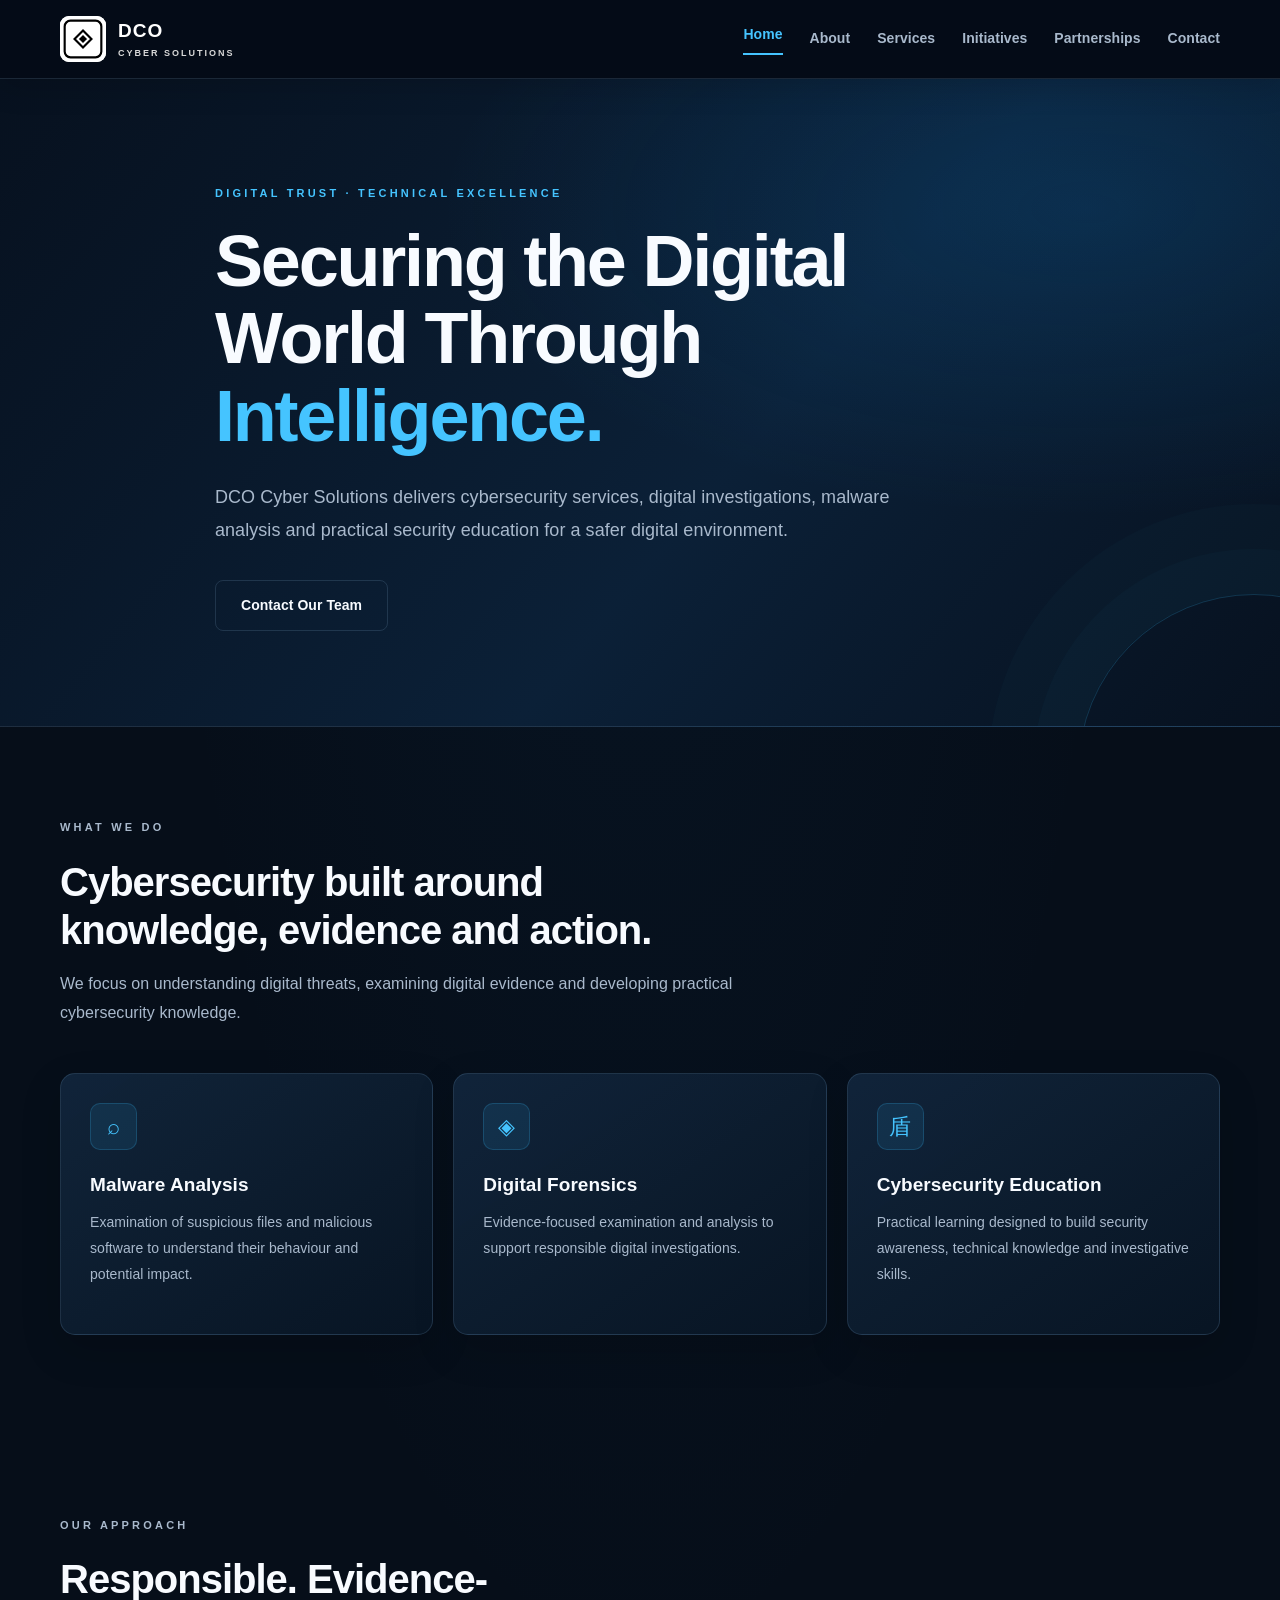
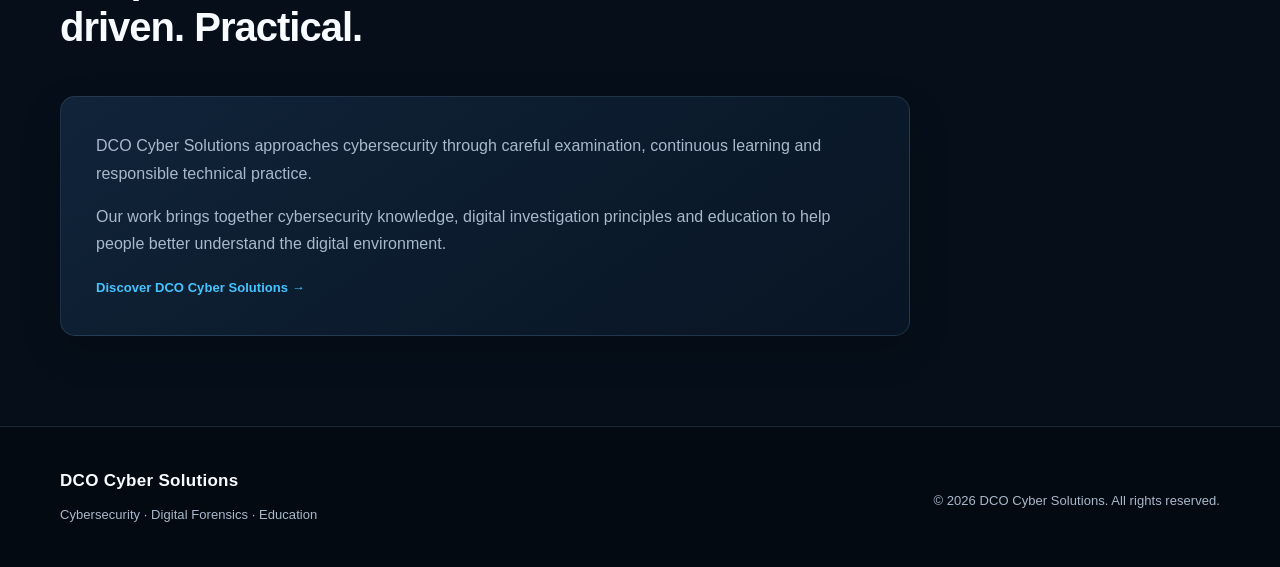
<file: index.html>
<!DOCTYPE html>
<html lang="en">
<head>
    <meta charset="UTF-8">
    <meta name="viewport" content="width=device-width, initial-scale=1.0">
    <meta name="theme-color" content="#07111f">
    <meta name="description" content="DCO Cyber Solutions provides cybersecurity services, digital forensics, malware analysis, security investigations and professional cybersecurity education.">
    <title>DCO Cyber Solutions | Cybersecurity & Digital Investigations</title>
    <link rel="stylesheet" href="static/style.css">
</head>
<body>

<header class="header">
    <div class="container nav">
        <a href="index.html" class="brand-logo">
            <img src="static/media/dco-logo.svg" alt="DCO Cyber Solutions logo" class="brand-symbol-image">
            <span class="brand-name">DCO<small>CYBER SOLUTIONS</small></span>
        </a>
        <button class="nav-toggle" type="button" aria-label="Open navigation menu" aria-expanded="false" aria-controls="primary-navigation"><span></span><span></span><span></span></button>
<nav class="site-nav" id="primary-navigation" aria-label="Main navigation">
            <a href="index.html" class="active" aria-current="page">Home</a>
            <a href="about.html">About</a>
            <a href="services.html">Services</a>
            <a href="initiatives.html">Initiatives</a>
            <a href="partnerships.html">Partnerships</a>
            <a href="contact.html">Contact</a>
        </nav>
    </div>
</header>

<main>
    <section class="hero">
        <div class="container hero-content">
            <p class="eyebrow">DIGITAL TRUST · TECHNICAL EXCELLENCE</p>
            <h1>Securing the Digital World Through <span>Intelligence.</span></h1>
            <p class="hero-description">
                DCO Cyber Solutions delivers cybersecurity services,
                digital investigations, malware analysis and practical
                security education for a safer digital environment.
            </p>
            <div class="hero-buttons">
                
                <a href="contact.html" class="btn btn-outline">Contact Our Team</a>
            </div>
        </div>
    </section>

    <section class="section">
        <div class="container">
            <div class="section-heading">
                <p class="eyebrow">WHAT WE DO</p>
                <h2>Cybersecurity built around knowledge, evidence and action.</h2>
                <p>
                    We focus on understanding digital threats, examining
                    digital evidence and developing practical cybersecurity
                    knowledge.
                </p>
            </div>

            <div class="services-grid">
                <article class="service-card">
                    <div class="card-icon">⌕</div>
                    <h3>Malware Analysis</h3>
                    <p>Examination of suspicious files and malicious software to understand their behaviour and potential impact.</p>
                    
                </article>

                <article class="service-card">
                    <div class="card-icon">◈</div>
                    <h3>Digital Forensics</h3>
                    <p>Evidence-focused examination and analysis to support responsible digital investigations.</p>
                    
                </article>

                <article class="service-card">
                    <div class="card-icon">盾</div>
                    <h3>Cybersecurity Education</h3>
                    <p>Practical learning designed to build security awareness, technical knowledge and investigative skills.</p>
                    
                </article>
            </div>
        </div>
    </section>

    

    <section class="section">
        <div class="container">
            <div class="section-heading">
                <p class="eyebrow">OUR APPROACH</p>
                <h2>Responsible. Evidence-driven. Practical.</h2>
            </div>
            <div class="content-panel">
                <p>
                    DCO Cyber Solutions approaches cybersecurity through
                    careful examination, continuous learning and responsible
                    technical practice.
                </p>
                <p>
                    Our work brings together cybersecurity knowledge,
                    digital investigation principles and education to help
                    people better understand the digital environment.
                </p>
                <a class="text-link" href="about.html">Discover DCO Cyber Solutions →</a>
            </div>
        </div>
    </section>

    
    <!-- LEADERSHIP SECTION -->
    

    
    <!-- OUR WORK AND INITIATIVES -->
    

    <!-- IMPACT AND ACTIVITIES -->
    


    

    
</main>

<footer class="footer">
    <div class="container footer-content">
        <div>
            <strong>DCO Cyber Solutions</strong>
            <p>Cybersecurity · Digital Forensics · Education</p>
        </div>
        <p>© 2026 DCO Cyber Solutions. All rights reserved.</p>
    </div>
</footer>

    <script src="static/navigation.js" defer></script>
</body>
</html>
</file>
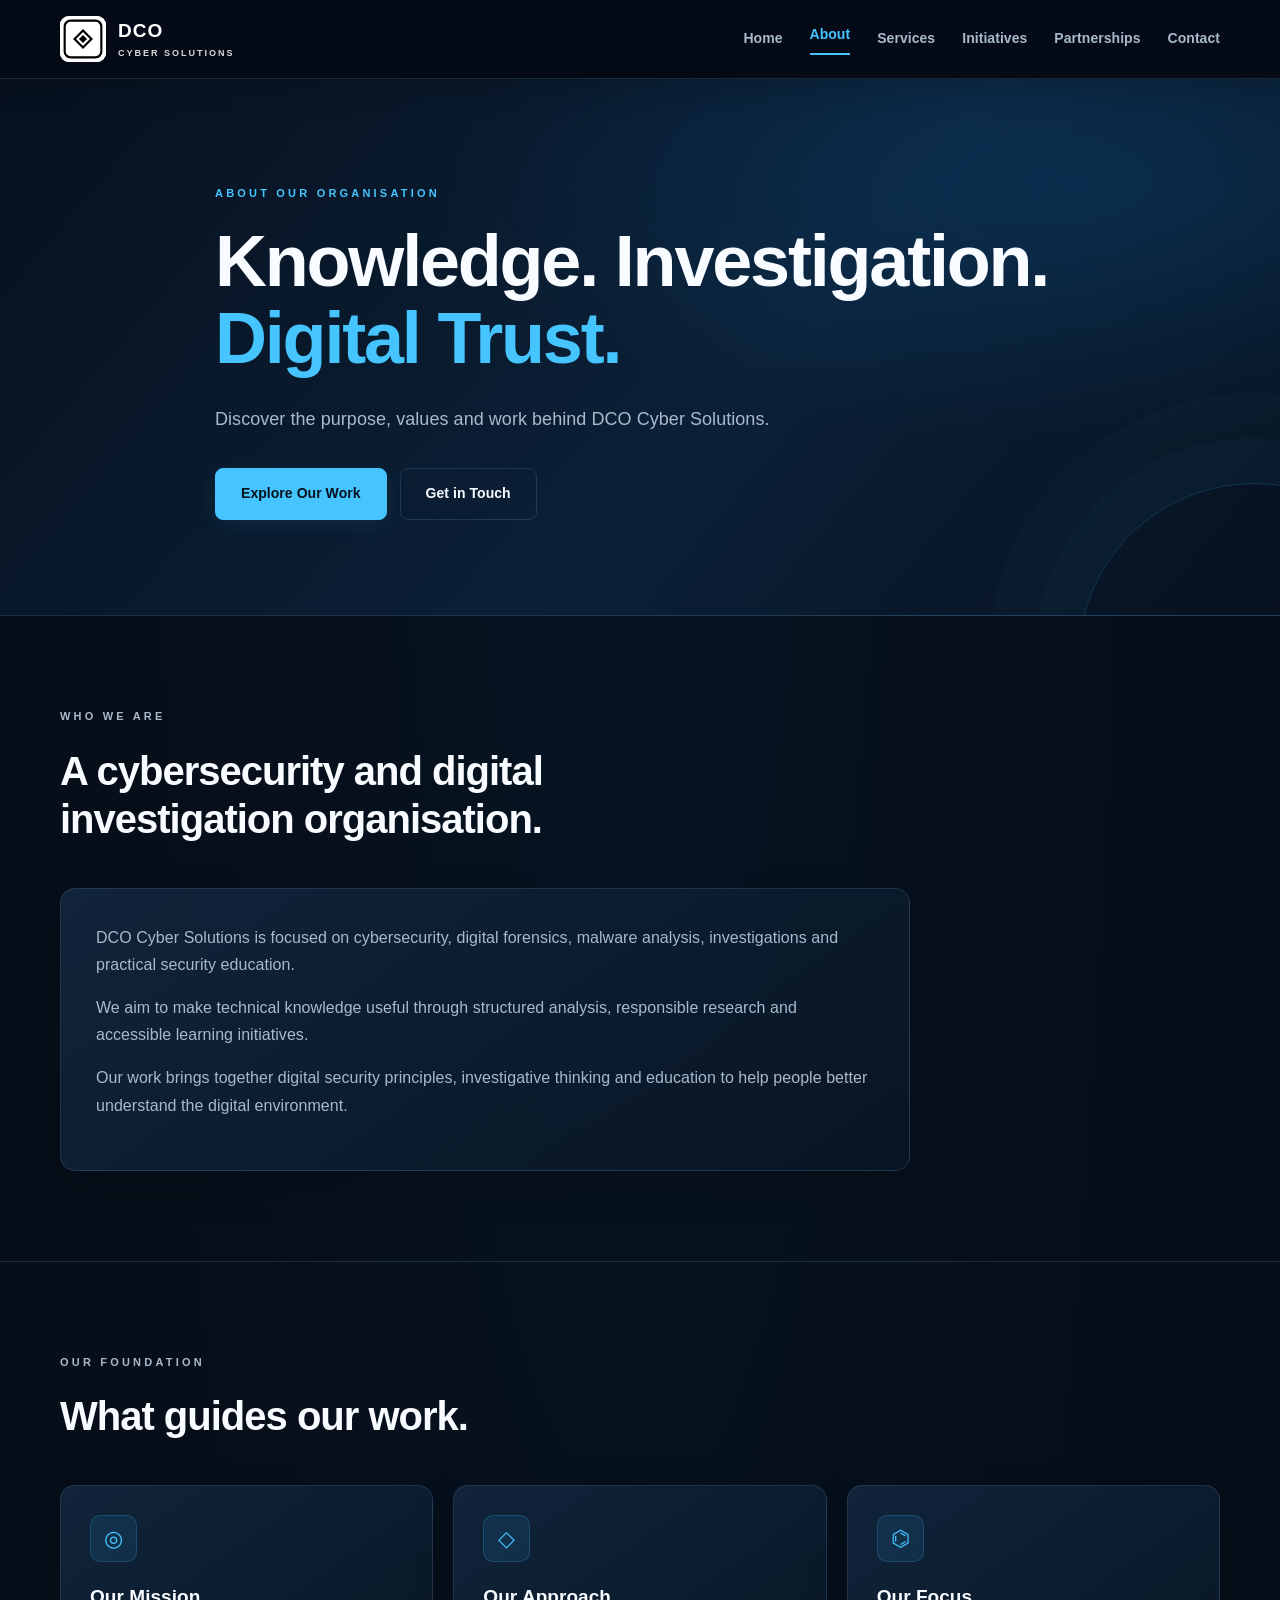
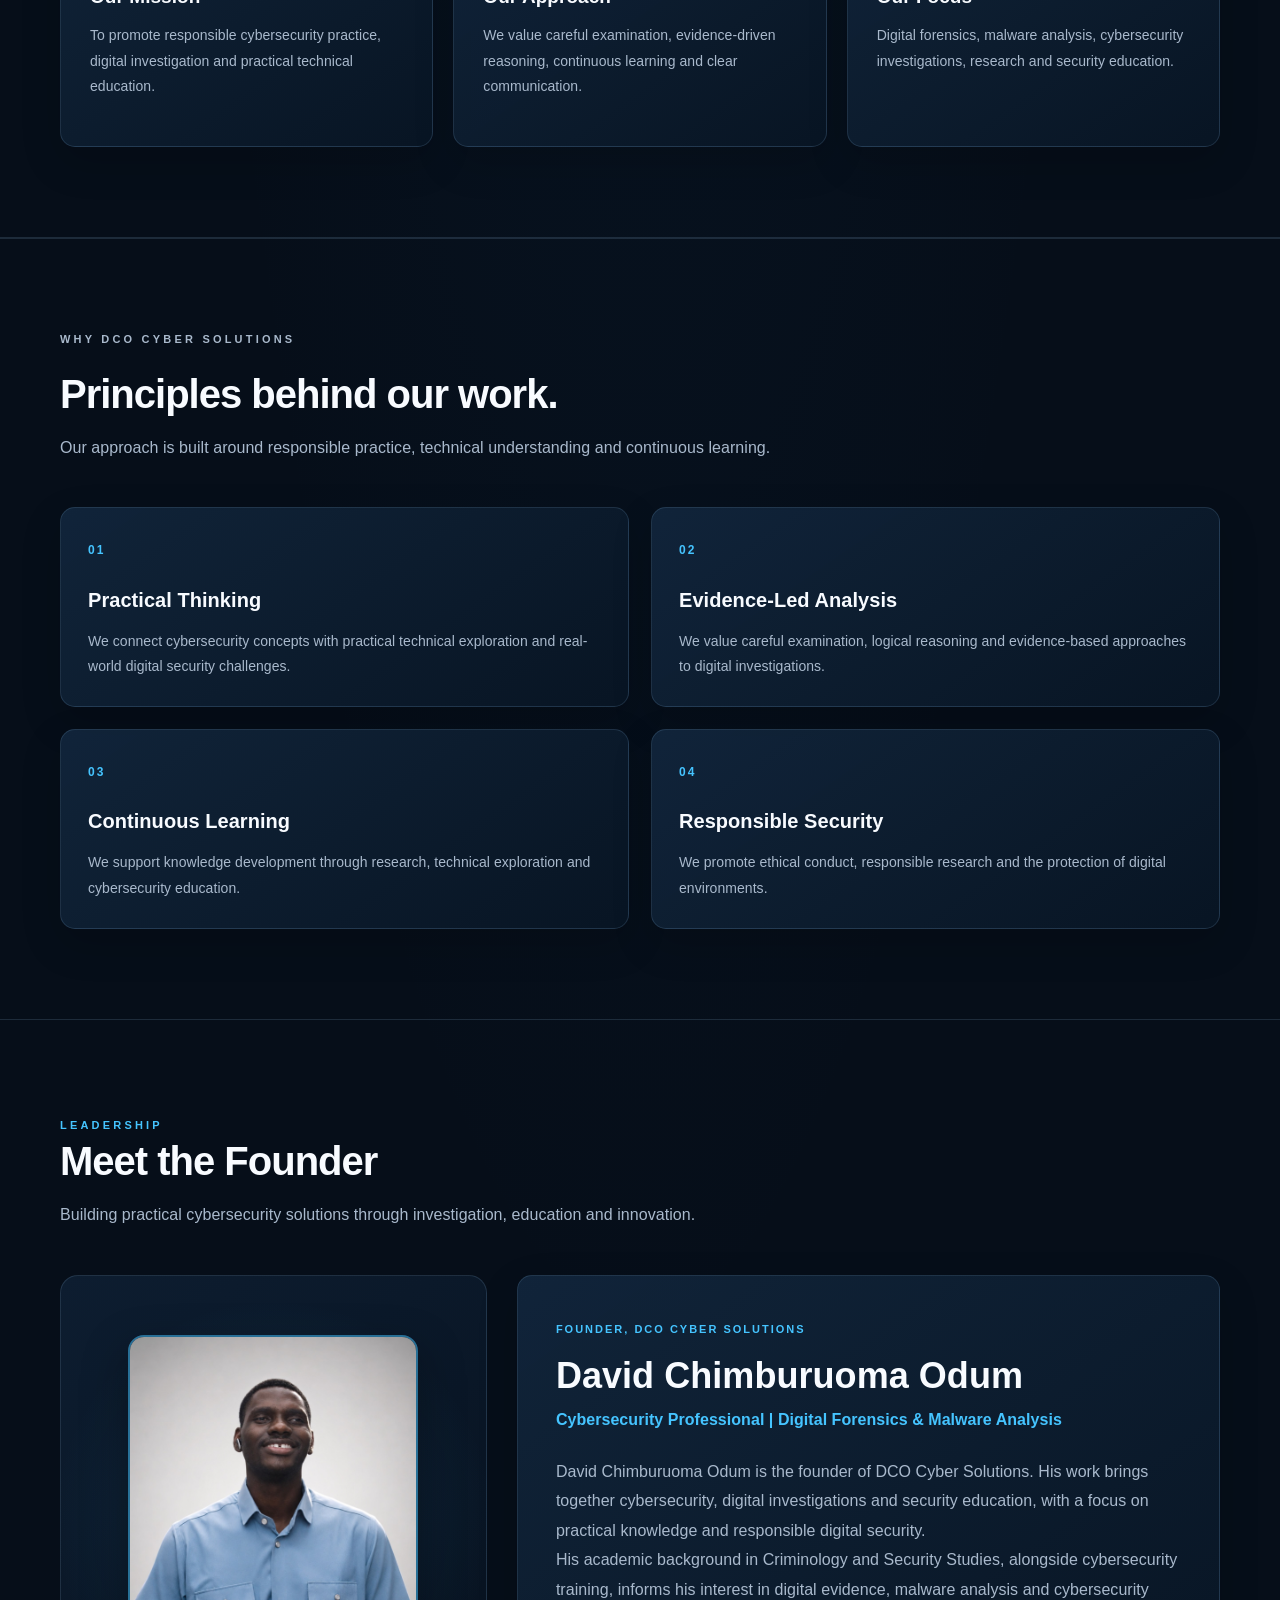
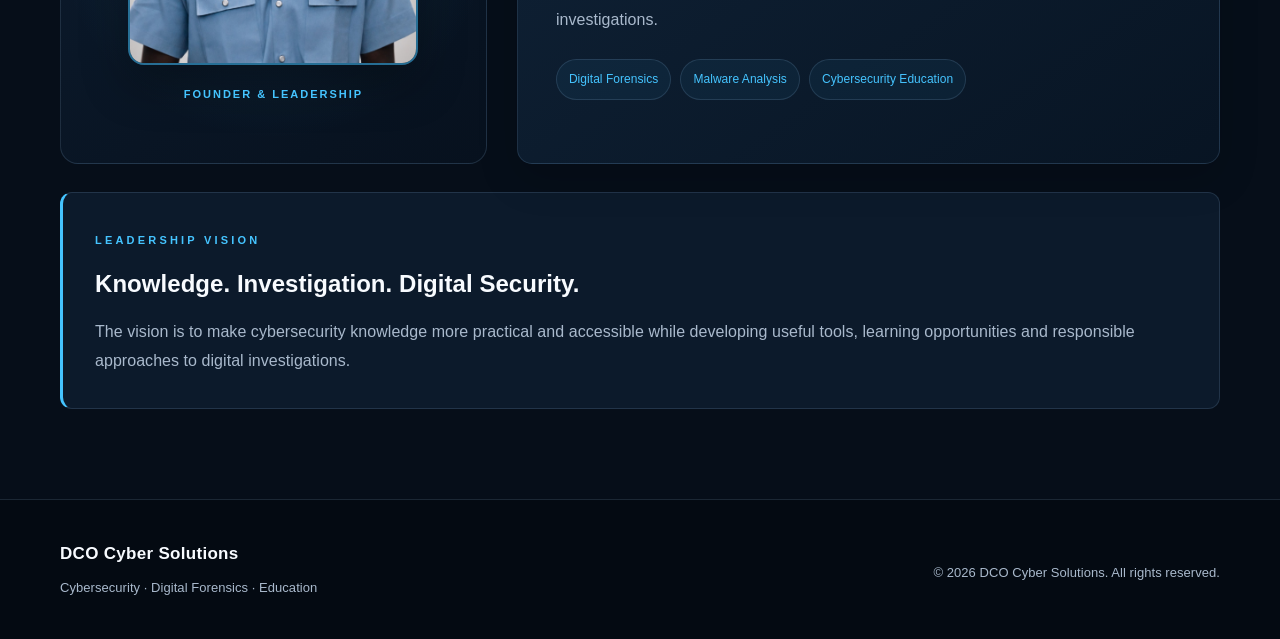
<file: about.html>
<!DOCTYPE html>
<html lang="en">
<head>
    <meta charset="UTF-8">
    <meta name="viewport" content="width=device-width, initial-scale=1.0">
    <meta name="theme-color" content="#07111f">
    <meta name="description" content="Learn about DCO Cyber Solutions, our mission, approach and commitment to cybersecurity, digital forensics and education.">
    <title>About Us | DCO Cyber Solutions</title>
    <link rel="stylesheet" href="static/style.css">
</head>
<body>

<header class="header">
    <div class="container nav">
        <a href="index.html" class="brand-logo">
            <img src="static/media/dco-logo.svg" alt="DCO Cyber Solutions logo" class="brand-symbol-image">
            <span class="brand-name">DCO<small>CYBER SOLUTIONS</small></span>
        </a>
        <button class="nav-toggle" type="button" aria-label="Open navigation menu" aria-expanded="false" aria-controls="primary-navigation"><span></span><span></span><span></span></button>
<nav class="site-nav" id="primary-navigation" aria-label="Main navigation">
            <a href="index.html">Home</a>
            <a href="about.html" class="active" aria-current="page">About</a>
            <a href="services.html">Services</a>
            <a href="initiatives.html">Initiatives</a>
            <a href="partnerships.html">Partnerships</a>
            <a href="contact.html">Contact</a>
        </nav>
    </div>
</header>

<main>
    <section class="hero">
        <div class="container hero-content">
            <p class="eyebrow">ABOUT OUR ORGANISATION</p>
            <h1>Knowledge. Investigation. <span>Digital Trust.</span></h1>
            <p class="hero-description">
                Discover the purpose, values and work behind
                DCO Cyber Solutions.
            </p>
            <div class="hero-buttons">
                <a href="services.html" class="btn">Explore Our Work</a>
                <a href="contact.html" class="btn btn-outline">Get in Touch</a>
            </div>
        </div>
    </section>

    <section class="section">
        <div class="container">
            <div class="section-heading">
                <p class="eyebrow">WHO WE ARE</p>
                <h2>A cybersecurity and digital investigation organisation.</h2>
            </div>

            <div class="content-panel">
                <p>
                    DCO Cyber Solutions is focused on cybersecurity,
                    digital forensics, malware analysis, investigations
                    and practical security education.
                </p>
                <p>
                    We aim to make technical knowledge useful through
                    structured analysis, responsible research and
                    accessible learning initiatives.
                </p>
                <p>
                    Our work brings together digital security principles,
                    investigative thinking and education to help people
                    better understand the digital environment.
                </p>
            </div>
        </div>
    </section>

    <section class="section section-alt">
        <div class="container">
            <div class="section-heading">
                <p class="eyebrow">OUR FOUNDATION</p>
                <h2>What guides our work.</h2>
            </div>

            <div class="services-grid">
                <article class="service-card">
                    <div class="card-icon">◎</div>
                    <h3>Our Mission</h3>
                    <p>
                        To promote responsible cybersecurity practice,
                        digital investigation and practical technical
                        education.
                    </p>
                </article>

                <article class="service-card">
                    <div class="card-icon">◇</div>
                    <h3>Our Approach</h3>
                    <p>
                        We value careful examination, evidence-driven
                        reasoning, continuous learning and clear
                        communication.
                    </p>
                </article>

                <article class="service-card">
                    <div class="card-icon">⌬</div>
                    <h3>Our Focus</h3>
                    <p>
                        Digital forensics, malware analysis,
                        cybersecurity investigations, research
                        and security education.
                    </p>
                </article>
            </div>
        </div>
    </section>


    <section class="section section-alt trust-section" id="why-dco">
        <div class="container">
            <div class="section-heading">
                <p class="eyebrow">WHY DCO CYBER SOLUTIONS</p>
                <h2>Principles behind our work.</h2>
                <p>
                    Our approach is built around responsible practice,
                    technical understanding and continuous learning.
                </p>
            </div>

            <div class="trust-grid">
                <article class="trust-card">
                    <span class="trust-number">01</span>
                    <h3>Practical Thinking</h3>
                    <p>
                        We connect cybersecurity concepts with practical
                        technical exploration and real-world digital
                        security challenges.
                    </p>
                </article>

                <article class="trust-card">
                    <span class="trust-number">02</span>
                    <h3>Evidence-Led Analysis</h3>
                    <p>
                        We value careful examination, logical reasoning
                        and evidence-based approaches to digital
                        investigations.
                    </p>
                </article>

                <article class="trust-card">
                    <span class="trust-number">03</span>
                    <h3>Continuous Learning</h3>
                    <p>
                        We support knowledge development through
                        research, technical exploration and
                        cybersecurity education.
                    </p>
                </article>

                <article class="trust-card">
                    <span class="trust-number">04</span>
                    <h3>Responsible Security</h3>
                    <p>
                        We promote ethical conduct, responsible
                        research and the protection of digital
                        environments.
                    </p>
                </article>
            </div>
        </div>
    </section>

    

<section class="section leadership-section" id="leadership">
        <div class="container">
            <div class="section-heading">
                <span class="eyebrow">LEADERSHIP</span>
                <h2>Meet the Founder</h2>
                <p>Building practical cybersecurity solutions through investigation, education and innovation.</p>
            </div>

            <div class="leadership-grid">
                <div class="leadership-visual">
                    <img src="static/media/founder-david.jpg" alt="David Chimburuoma Odum, Founder of DCO Cyber Solutions" class="founder-photo">
                    <span>FOUNDER &amp; LEADERSHIP</span>
                </div>

                <div class="leadership-card">
                    <span class="leadership-kicker">FOUNDER, DCO CYBER SOLUTIONS</span>
                    <h3>David Chimburuoma Odum</h3>
                    <p class="leadership-role">
                        Cybersecurity Professional | Digital Forensics &amp; Malware Analysis
                    </p>

                    <p>
                        David Chimburuoma Odum is the founder of DCO Cyber Solutions.
                        His work brings together cybersecurity, digital investigations
                        and security education, with a focus on practical knowledge
                        and responsible digital security.
                    </p>

                    <p>
                        His academic background in Criminology and Security Studies,
                        alongside cybersecurity training, informs his interest in
                        digital evidence, malware analysis and cybersecurity investigations.
                    </p>

                    <div class="leadership-focus">
                        <span>Digital Forensics</span>
                        <span>Malware Analysis</span>
                        <span>Cybersecurity Education</span>
                    </div>

                    
                </div>
            </div>

            <div class="leadership-vision">
                <span class="eyebrow">LEADERSHIP VISION</span>
                <h3>Knowledge. Investigation. Digital Security.</h3>
                <p>
                    The vision is to make cybersecurity knowledge more practical and
                    accessible while developing useful tools, learning opportunities
                    and responsible approaches to digital investigations.
                </p>
            </div>
        </div>
    </section>

    
</main>

<footer class="footer">
    <div class="container footer-content">
        <div>
            <strong>DCO Cyber Solutions</strong>
            <p>Cybersecurity · Digital Forensics · Education</p>
        </div>
        <p>© 2026 DCO Cyber Solutions. All rights reserved.</p>
    </div>
</footer>
    <script src="static/navigation.js" defer></script>
</body>
</html>
</file>
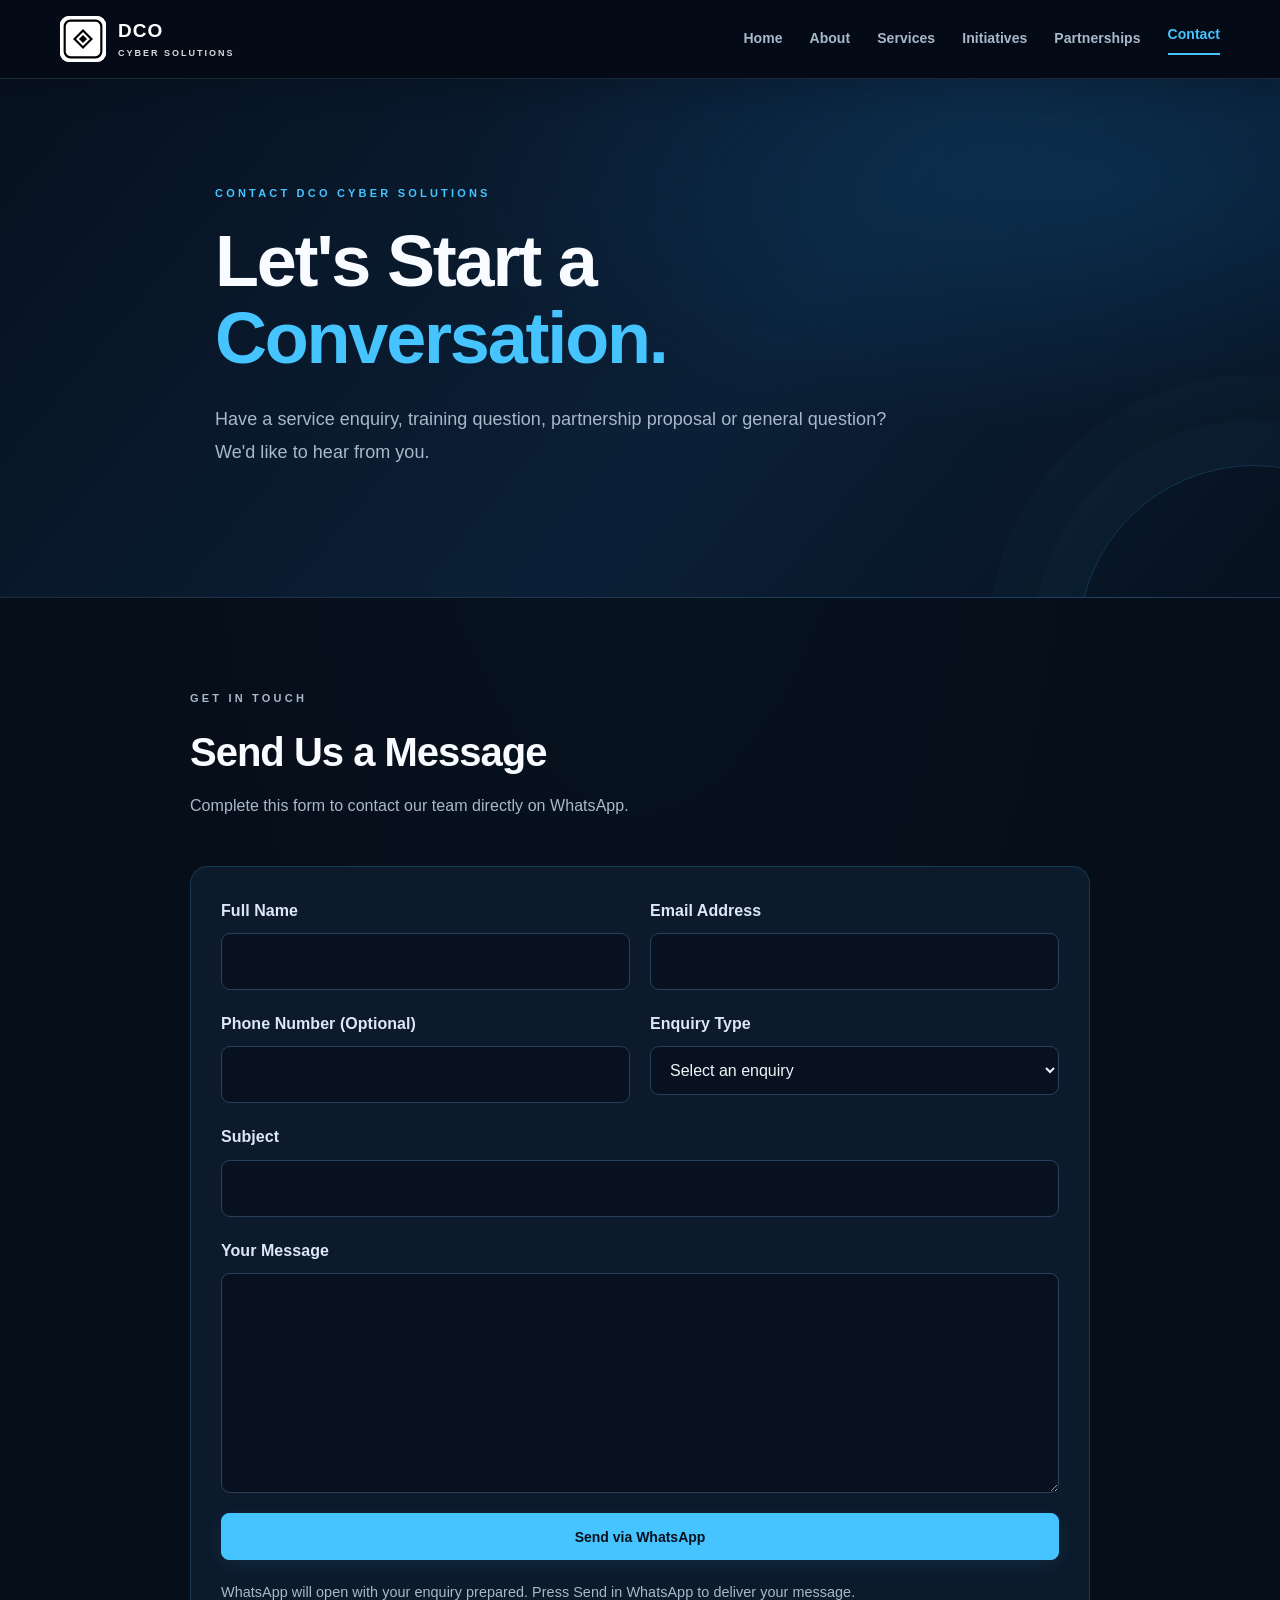
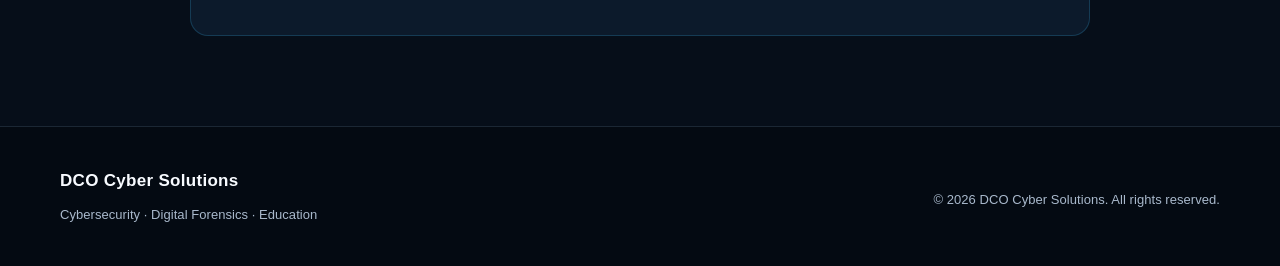
<file: contact.html>
<!DOCTYPE html>
<html lang="en">
<head>
    <meta charset="UTF-8">
    <meta name="viewport" content="width=device-width, initial-scale=1.0">
    <meta name="theme-color" content="#07111f">
    <meta name="description" content="Contact DCO Cyber Solutions for cybersecurity services, digital forensics, malware analysis, training and partnerships.">
    <title>Contact Us | DCO Cyber Solutions</title>
    <link rel="stylesheet" href="static/style.css">
</head>
<body>

<header class="header">
    <div class="container nav">
        <a href="index.html" class="brand-logo">
            <img src="static/media/dco-logo.svg" alt="DCO Cyber Solutions logo" class="brand-symbol-image">
            <span class="brand-name">DCO<small>CYBER SOLUTIONS</small></span>
        </a>
        <button class="nav-toggle" type="button" aria-label="Open navigation menu" aria-expanded="false" aria-controls="primary-navigation"><span></span><span></span><span></span></button>
<nav class="site-nav" id="primary-navigation" aria-label="Main navigation">
            <a href="index.html">Home</a>
            <a href="about.html">About</a>
            <a href="services.html">Services</a>
            <a href="initiatives.html">Initiatives</a>
            <a href="partnerships.html">Partnerships</a>
            <a href="contact.html" class="active" aria-current="page">Contact</a>
        </nav>
    </div>
</header>



<main>
<section class="hero">
<div class="container hero-content">
<p class="eyebrow">CONTACT DCO CYBER SOLUTIONS</p>
<h1>Let's Start a <span>Conversation.</span></h1>
<p class="hero-description">Have a service enquiry, training question, partnership proposal or general question? We'd like to hear from you.</p>
</div>
</section>

<section class="section contact-form-section">
<div class="container">
<div class="section-heading">
<p class="eyebrow">GET IN TOUCH</p>
<h2>Send Us a Message</h2>
<p>Complete this form to contact our team directly on WhatsApp.</p>
</div>

<form class="contact-form" id="whatsappContactForm">
<div class="form-row">
<div class="form-group">
<label for="full_name">Full Name</label>
<input id="full_name" name="full_name" type="text" maxlength="100" required>
</div>
<div class="form-group">
<label for="email">Email Address</label>
<input id="email" name="email" type="email" maxlength="150" required>
</div>
</div>

<div class="form-row">
<div class="form-group">
<label for="phone">Phone Number (Optional)</label>
<input id="phone" name="phone" type="tel" maxlength="30">
</div>
<div class="form-group">
<label for="enquiry_type">Enquiry Type</label>
<select id="enquiry_type" name="enquiry_type" required>
<option value="">Select an enquiry</option>
<option>Cybersecurity Services</option>
<option>Training &amp; Education</option>
<option>Partnership</option>
<option>General Enquiry</option>
</select>
</div>
</div>

<div class="form-group">
<label for="subject">Subject</label>
<input id="subject" name="subject" type="text" maxlength="150" required>
</div>

<div class="form-group">
<label for="message">Your Message</label>
<textarea id="message" name="message" rows="7" maxlength="3000" required></textarea>
</div>

<button class="btn whatsapp-submit" type="submit">Send via WhatsApp</button>
<p class="form-hint">WhatsApp will open with your enquiry prepared. Press Send in WhatsApp to deliver your message.</p>
</form>
</div>
</section>

<script>
document.getElementById("whatsappContactForm").addEventListener("submit", function(event) {
    event.preventDefault();
    const form = event.currentTarget;
    if (!form.reportValidity()) return;
    const data = new FormData(form);
    const message = [
        "NEW WEBSITE ENQUIRY - DCO CYBER SOLUTIONS",
        "",
        "Full Name: " + data.get("full_name"),
        "Email: " + data.get("email"),
        "Phone: " + (data.get("phone") || "Not provided"),
        "Enquiry Type: " + data.get("enquiry_type"),
        "Subject: " + data.get("subject"),
        "",
        "Message:",
        data.get("message")
    ].join("\n");
    window.open("https://wa.me/2349125747577?text=" + encodeURIComponent(message), "_blank", "noopener,noreferrer");
});
</script>
</main>



<footer class="footer">
    <div class="container footer-content">
        <div>
            <strong>DCO Cyber Solutions</strong>
            <p>Cybersecurity · Digital Forensics · Education</p>
        </div>
        <p>© 2026 DCO Cyber Solutions. All rights reserved.</p>
    </div>
</footer>
    <script src="static/navigation.js" defer></script>
</body>
</html>
</file>
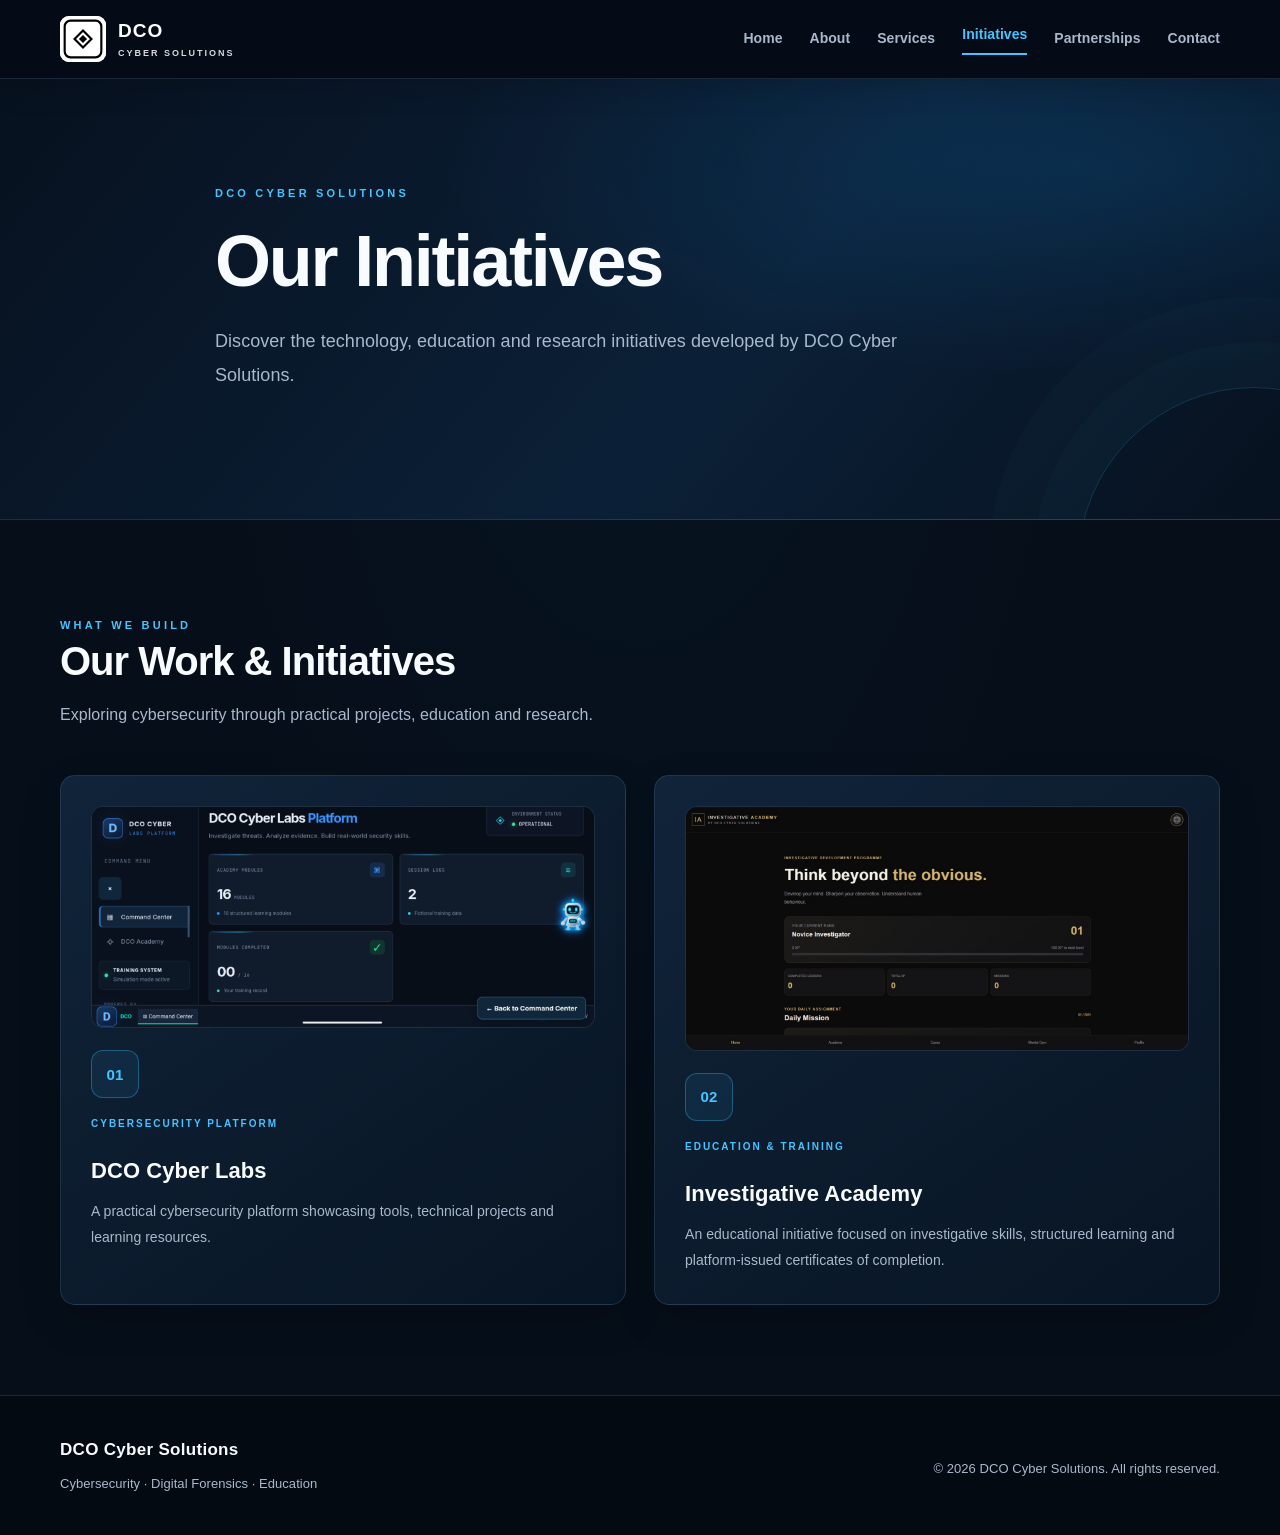
<file: initiatives.html>
<!DOCTYPE html>
<html lang="en">
<head>
    <meta charset="UTF-8">
    <meta name="viewport" content="width=device-width, initial-scale=1.0">
    <meta name="theme-color" content="#07111f">
    <meta name="description" content="Discover the technology, education and research initiatives developed by DCO Cyber Solutions.">
    <title>Our Initiatives | DCO Cyber Solutions</title>
    <link rel="stylesheet" href="static/style.css">
</head>
<body>
<header class="header">
    <div class="container nav">
        <a href="index.html" class="brand-logo">
            <img src="static/media/dco-logo.svg" alt="DCO Cyber Solutions logo" class="brand-symbol-image">
            <span class="brand-name">DCO<small>CYBER SOLUTIONS</small></span>
        </a>
        <button class="nav-toggle" type="button" aria-label="Open navigation menu" aria-expanded="false" aria-controls="primary-navigation"><span></span><span></span><span></span></button>
<nav class="site-nav" id="primary-navigation" aria-label="Main navigation">
            <a href="index.html">Home</a>
            <a href="about.html">About</a>
            <a href="services.html">Services</a>
            <a href="initiatives.html" class="active" aria-current="page">Initiatives</a>
            <a href="partnerships.html">Partnerships</a>
            <a href="contact.html">Contact</a>
        </nav>
    </div>
</header>
<main>
    <section class="hero">
        <div class="container hero-content">
            <p class="eyebrow">DCO CYBER SOLUTIONS</p>
            <h1>Our Initiatives</h1>
            <p class="hero-description">Discover the technology, education and research initiatives developed by DCO Cyber Solutions.</p>
        </div>
    </section>
<section class="section initiatives-section" id="initiatives">
        <div class="container">
            <div class="section-heading">
                <span class="eyebrow">WHAT WE BUILD</span>
                <h2>Our Work &amp; Initiatives</h2>
                <p>Exploring cybersecurity through practical projects, education and research.</p>
            </div>

            <div class="initiatives-grid">
                <article class="initiative-card">
                    <img src="static/media/dco-cyber-labs.png"
                         alt="DCO Cyber Labs"
                         class="initiative-image">
                    <div class="initiative-icon">01</div>
                    <span class="initiative-label">CYBERSECURITY PLATFORM</span>
                    <h3>DCO Cyber Labs</h3>
                    <p>
                        A practical cybersecurity platform showcasing tools,
                        technical projects and learning resources.
                    </p>
                </article>

                <article class="initiative-card">
                    <img src="static/media/investigative-academy.jpg"
                         alt="Investigative Academy"
                         class="initiative-image">
                    <div class="initiative-icon">02</div>
                    <span class="initiative-label">EDUCATION &amp; TRAINING</span>
                    <h3>Investigative Academy</h3>
                    <p>
                        An educational initiative focused on investigative
                        skills, structured learning and platform-issued
                        certificates of completion.
                    </p>
                </article>
</div>
        </div>
    </section>
</main>
<footer class="footer">
    <div class="container footer-content">
        <div>
            <strong>DCO Cyber Solutions</strong>
            <p>Cybersecurity · Digital Forensics · Education</p>
        </div>
        <p>© 2026 DCO Cyber Solutions. All rights reserved.</p>
    </div>
</footer>
    <script src="static/navigation.js" defer></script>
</body>
</html>
</file>
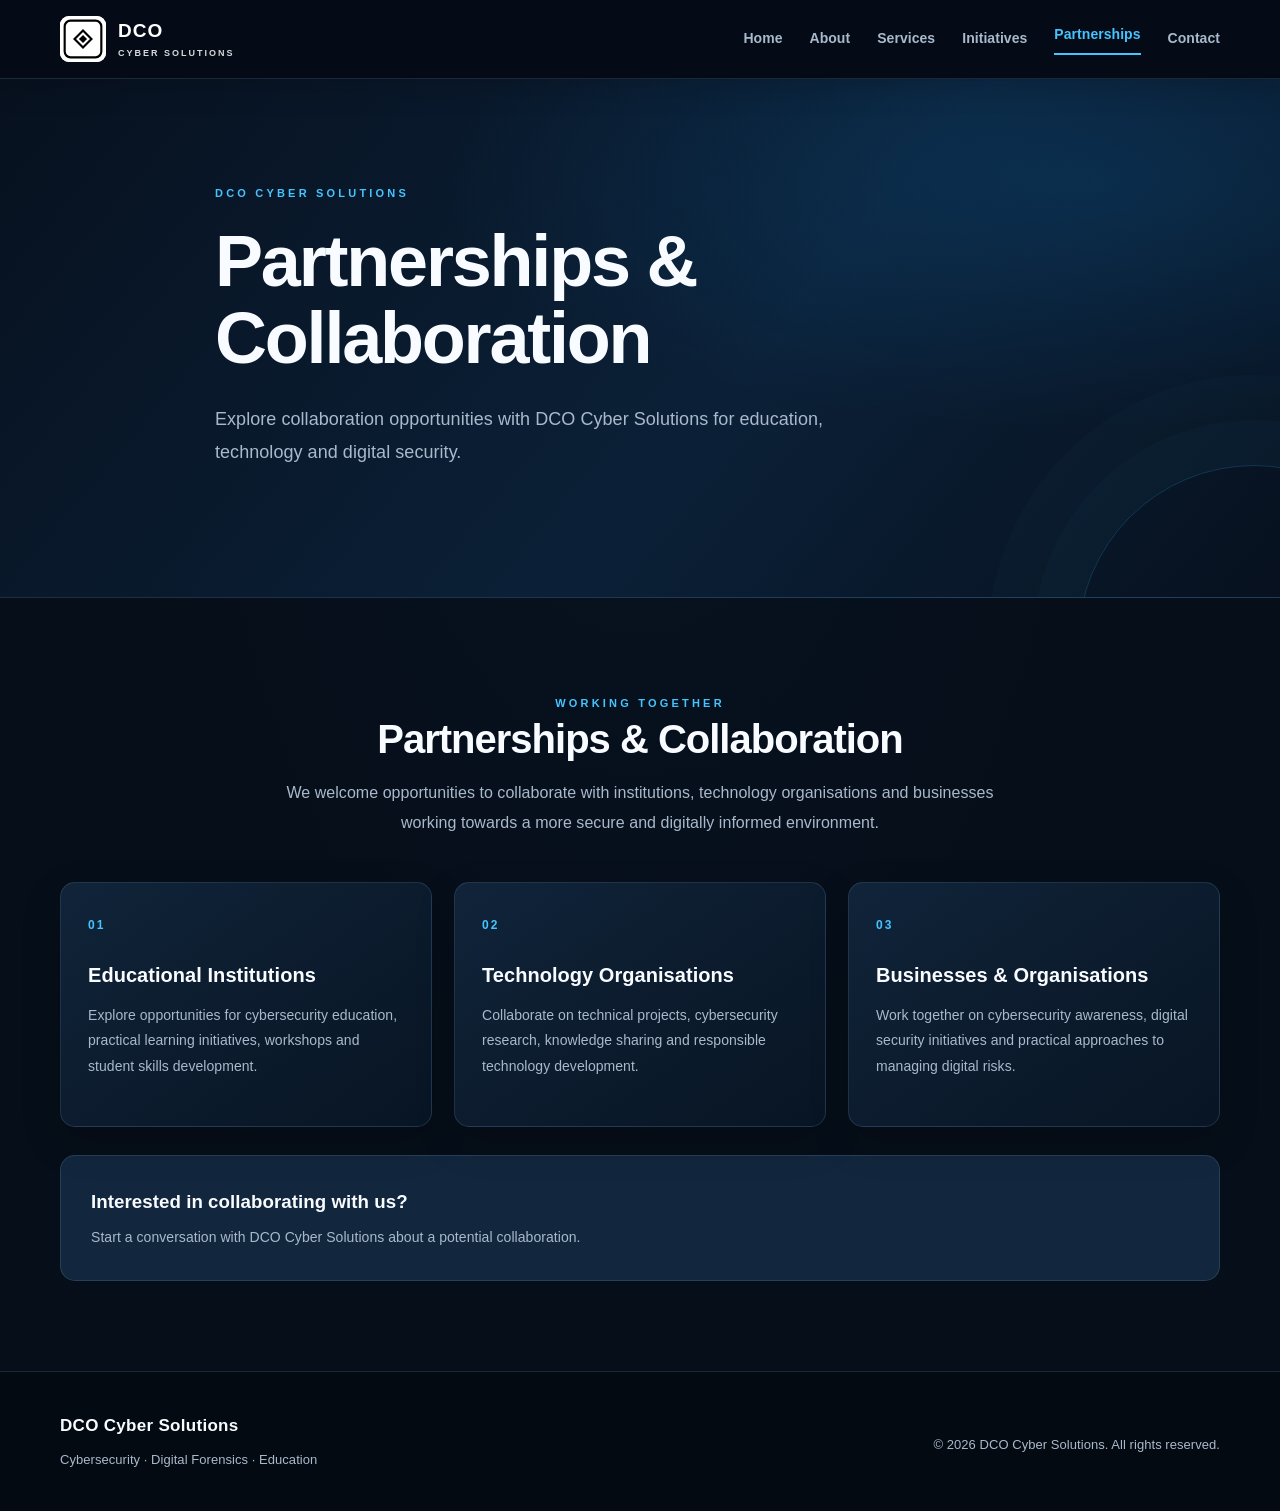
<file: partnerships.html>
<!DOCTYPE html>
<html lang="en">
<head>
    <meta charset="UTF-8">
    <meta name="viewport" content="width=device-width, initial-scale=1.0">
    <meta name="theme-color" content="#07111f">
    <meta name="description" content="Explore collaboration opportunities with DCO Cyber Solutions for education, technology and digital security.">
    <title>Partnerships & Collaboration | DCO Cyber Solutions</title>
    <link rel="stylesheet" href="static/style.css">
</head>
<body>
<header class="header">
    <div class="container nav">
        <a href="index.html" class="brand-logo">
            <img src="static/media/dco-logo.svg" alt="DCO Cyber Solutions logo" class="brand-symbol-image">
            <span class="brand-name">DCO<small>CYBER SOLUTIONS</small></span>
        </a>
        <button class="nav-toggle" type="button" aria-label="Open navigation menu" aria-expanded="false" aria-controls="primary-navigation"><span></span><span></span><span></span></button>
<nav class="site-nav" id="primary-navigation" aria-label="Main navigation">
            <a href="index.html">Home</a>
            <a href="about.html">About</a>
            <a href="services.html">Services</a>
            <a href="initiatives.html">Initiatives</a>
            <a href="partnerships.html" class="active" aria-current="page">Partnerships</a>
            <a href="contact.html">Contact</a>
        </nav>
    </div>
</header>
<main>
    <section class="hero">
        <div class="container hero-content">
            <p class="eyebrow">DCO CYBER SOLUTIONS</p>
            <h1>Partnerships & Collaboration</h1>
            <p class="hero-description">Explore collaboration opportunities with DCO Cyber Solutions for education, technology and digital security.</p>
        </div>
    </section>
<section class="section partnerships-section" id="partnerships">
        <div class="container">
            <div class="section-heading center">
                <span class="eyebrow">WORKING TOGETHER</span>
                <h2>Partnerships &amp; Collaboration</h2>
                <p>
                    We welcome opportunities to collaborate with institutions,
                    technology organisations and businesses working towards
                    a more secure and digitally informed environment.
                </p>
            </div>

            <div class="partnership-grid">
                <article class="partnership-card">
                    <span class="partnership-number">01</span>
                    <h3>Educational Institutions</h3>
                    <p>
                        Explore opportunities for cybersecurity education,
                        practical learning initiatives, workshops and
                        student skills development.
                    </p>
                </article>

                <article class="partnership-card">
                    <span class="partnership-number">02</span>
                    <h3>Technology Organisations</h3>
                    <p>
                        Collaborate on technical projects, cybersecurity
                        research, knowledge sharing and responsible
                        technology development.
                    </p>
                </article>

                <article class="partnership-card">
                    <span class="partnership-number">03</span>
                    <h3>Businesses &amp; Organisations</h3>
                    <p>
                        Work together on cybersecurity awareness,
                        digital security initiatives and practical
                        approaches to managing digital risks.
                    </p>
                </article>
            </div>

            <div class="partnership-cta">
                <div>
                    <h3>Interested in collaborating with us?</h3>
                    <p>
                        Start a conversation with DCO Cyber Solutions
                        about a potential collaboration.
                    </p>
                </div>
                
            </div>
        </div>
    </section>
</main>
<footer class="footer">
    <div class="container footer-content">
        <div>
            <strong>DCO Cyber Solutions</strong>
            <p>Cybersecurity · Digital Forensics · Education</p>
        </div>
        <p>© 2026 DCO Cyber Solutions. All rights reserved.</p>
    </div>
</footer>
    <script src="static/navigation.js" defer></script>
</body>
</html>
</file>
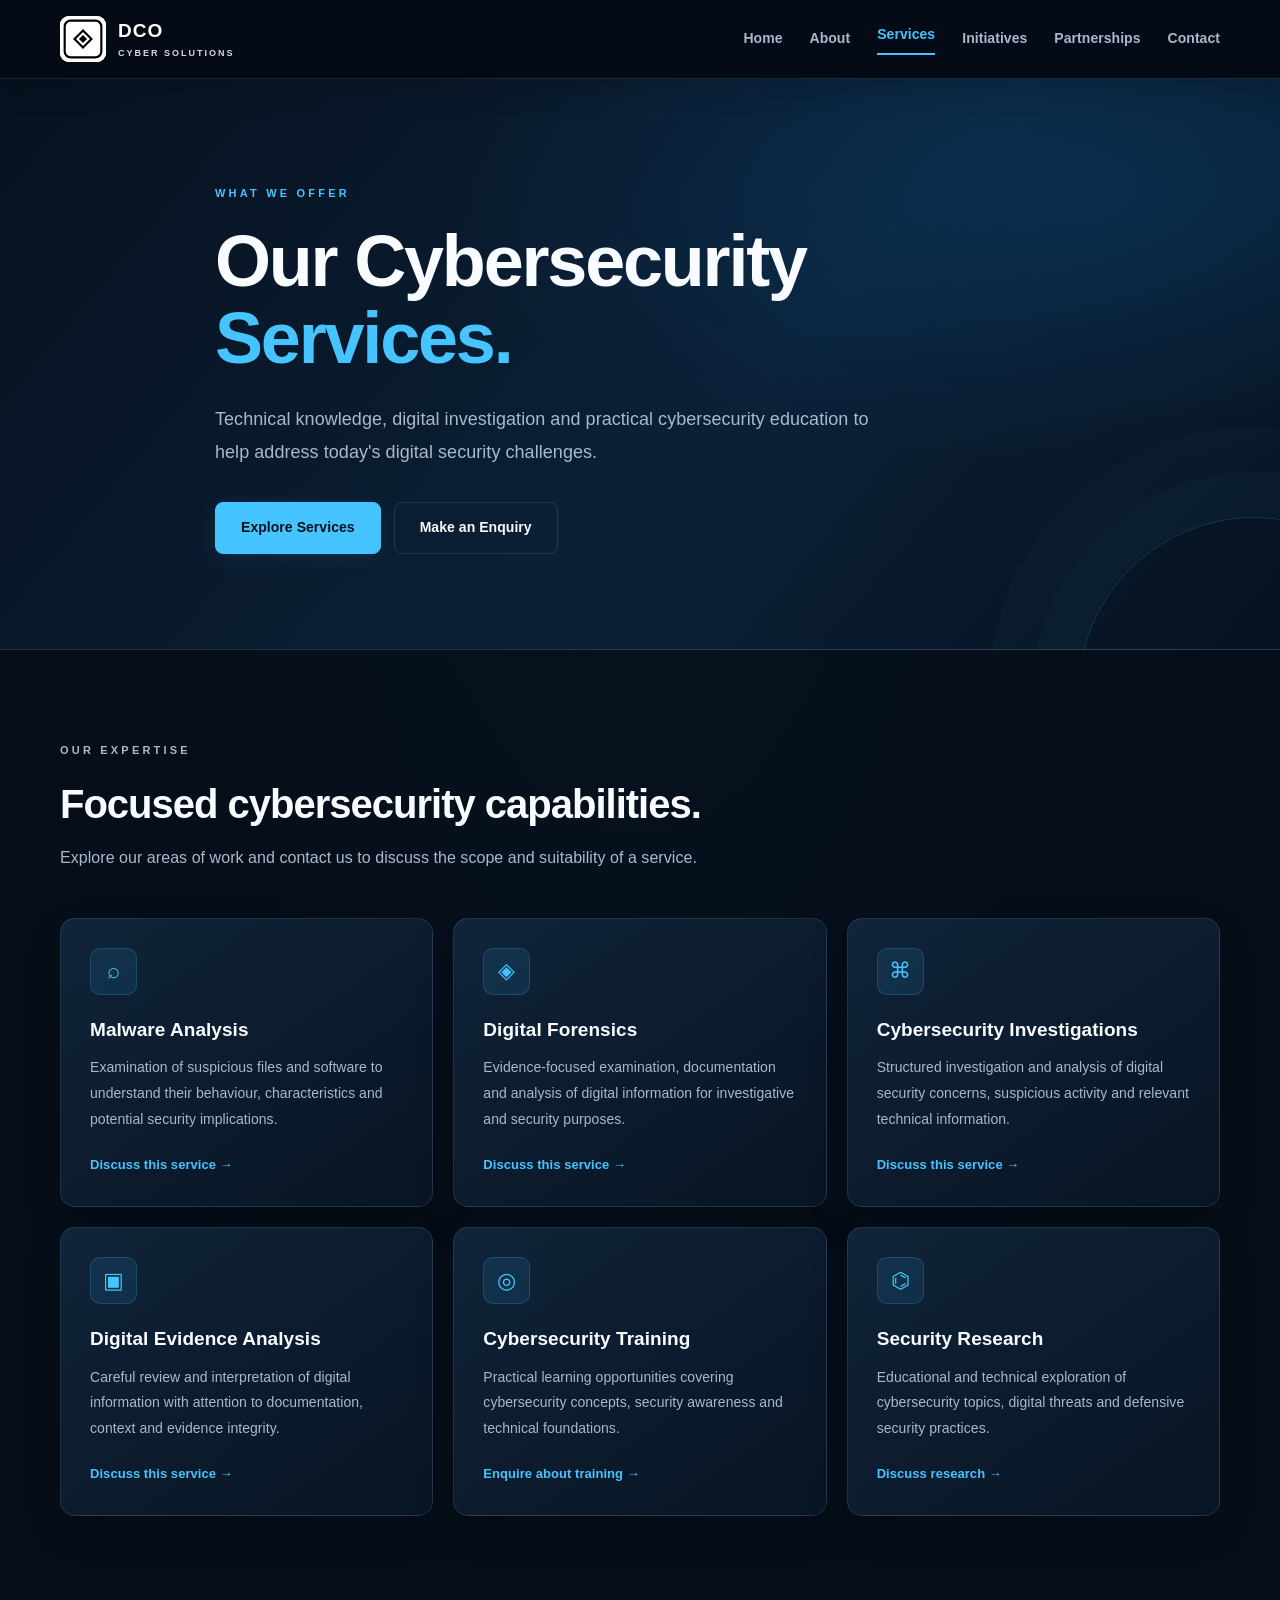
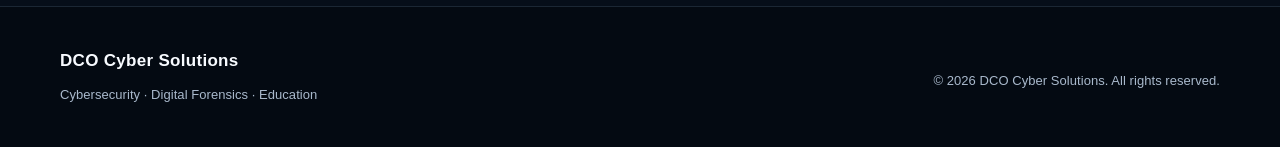
<file: services.html>
<!DOCTYPE html>
<html lang="en">
<head>
    <meta charset="UTF-8">
    <meta name="viewport" content="width=device-width, initial-scale=1.0">
    <meta name="theme-color" content="#07111f">
    <meta name="description" content="Explore DCO Cyber Solutions services including malware analysis, digital forensics, cybersecurity investigations and security education.">
    <title>Our Services | DCO Cyber Solutions</title>
    <link rel="stylesheet" href="static/style.css">
</head>
<body>

<header class="header">
    <div class="container nav">
        <a href="index.html" class="brand-logo">
            <img src="static/media/dco-logo.svg" alt="DCO Cyber Solutions logo" class="brand-symbol-image">
            <span class="brand-name">DCO<small>CYBER SOLUTIONS</small></span>
        </a>
        <button class="nav-toggle" type="button" aria-label="Open navigation menu" aria-expanded="false" aria-controls="primary-navigation"><span></span><span></span><span></span></button>
<nav class="site-nav" id="primary-navigation" aria-label="Main navigation">
            <a href="index.html">Home</a>
            <a href="about.html">About</a>
            <a href="services.html" class="active" aria-current="page">Services</a>
            <a href="initiatives.html">Initiatives</a>
            <a href="partnerships.html">Partnerships</a>
            <a href="contact.html">Contact</a>
        </nav>
    </div>
</header>

<main>
    <section class="hero">
        <div class="container hero-content">
            <p class="eyebrow">WHAT WE OFFER</p>
            <h1>Our Cybersecurity <span>Services.</span></h1>
            <p class="hero-description">
                Technical knowledge, digital investigation and practical
                cybersecurity education to help address today's digital
                security challenges.
            </p>
            <div class="hero-buttons">
                <a href="#service-list" class="btn">Explore Services</a>
                <a href="contact.html" class="btn btn-outline">Make an Enquiry</a>
            </div>
        </div>
    </section>

    <section class="section" id="service-list">
        <div class="container">
            <div class="section-heading">
                <p class="eyebrow">OUR EXPERTISE</p>
                <h2>Focused cybersecurity capabilities.</h2>
                <p>
                    Explore our areas of work and contact us to discuss
                    the scope and suitability of a service.
                </p>
            </div>

            <div class="services-grid">
                <article class="service-card">
                    <div class="card-icon">⌕</div>
                    <h3>Malware Analysis</h3>
                    <p>
                        Examination of suspicious files and software to
                        understand their behaviour, characteristics and
                        potential security implications.
                    </p>
                    <a class="text-link" href="contact.html">Discuss this service →</a>
                </article>

                <article class="service-card">
                    <div class="card-icon">◈</div>
                    <h3>Digital Forensics</h3>
                    <p>
                        Evidence-focused examination, documentation and
                        analysis of digital information for investigative
                        and security purposes.
                    </p>
                    <a class="text-link" href="contact.html">Discuss this service →</a>
                </article>

                <article class="service-card">
                    <div class="card-icon">⌘</div>
                    <h3>Cybersecurity Investigations</h3>
                    <p>
                        Structured investigation and analysis of digital
                        security concerns, suspicious activity and
                        relevant technical information.
                    </p>
                    <a class="text-link" href="contact.html">Discuss this service →</a>
                </article>

                <article class="service-card">
                    <div class="card-icon">▣</div>
                    <h3>Digital Evidence Analysis</h3>
                    <p>
                        Careful review and interpretation of digital
                        information with attention to documentation,
                        context and evidence integrity.
                    </p>
                    <a class="text-link" href="contact.html">Discuss this service →</a>
                </article>

                <article class="service-card">
                    <div class="card-icon">◎</div>
                    <h3>Cybersecurity Training</h3>
                    <p>
                        Practical learning opportunities covering
                        cybersecurity concepts, security awareness
                        and technical foundations.
                    </p>
                    <a class="text-link" href="contact.html">Enquire about training →</a>
                </article>

                <article class="service-card">
                    <div class="card-icon">⌬</div>
                    <h3>Security Research</h3>
                    <p>
                        Educational and technical exploration of
                        cybersecurity topics, digital threats and
                        defensive security practices.
                    </p>
                    <a class="text-link" href="contact.html">Discuss research →</a>
                </article>
            </div>
        </div>
    </section>

    
</main>

<footer class="footer">
    <div class="container footer-content">
        <div>
            <strong>DCO Cyber Solutions</strong>
            <p>Cybersecurity · Digital Forensics · Education</p>
        </div>
        <p>© 2026 DCO Cyber Solutions. All rights reserved.</p>
    </div>
</footer>
    <script src="static/navigation.js" defer></script>
</body>
</html>
</file>
<file: static/style.css>
:root {
    --bg: #07111f;
    --surface: #0d1b2e;
    --surface-light: #12243a;
    --blue: #38bdf8;
    --blue-dark: #1684c5;
    --white: #f8fafc;
    --muted: #a6b5c8;
    --line: rgba(148, 163, 184, .17);
    --max: 1160px;
}

* {
    margin: 0;
    padding: 0;
    box-sizing: border-box;
}

html {
    scroll-behavior: smooth;
    scroll-padding-top: 100px;
}

body {
    font-family: Inter, Arial, sans-serif;
    background: var(--bg);
    color: var(--white);
    line-height: 1.7;
}

a {
    color: inherit;
    text-decoration: none;
}

button, a {
    -webkit-tap-highlight-color: transparent;
}

.container {
    width: min(91%, var(--max));
    margin: auto;
}

/* NAVIGATION */

.header {
    position: sticky;
    top: 0;
    z-index: 1000;
    background: rgba(7, 17, 31, .94);
    backdrop-filter: blur(16px);
    border-bottom: 1px solid var(--line);
}

.nav {
    min-height: 82px;
    display: flex;
    align-items: center;
    justify-content: space-between;
    gap: 25px;
}

.brand-logo {
    display: flex;
    align-items: center;
    gap: 12px;
}

.brand-symbol {
    width: 45px;
    height: 45px;
    display: grid;
    place-items: center;
    border: 1px solid var(--blue);
    border-radius: 12px;
    color: var(--blue);
    font-size: 27px;
    background: rgba(56, 189, 248, .08);
}

.brand-name {
    font-size: 19px;
    font-weight: 800;
    letter-spacing: 1px;
    line-height: 1.2;
}

.brand-name small {
    display: block;
    color: var(--muted);
    font-size: 9px;
    letter-spacing: 2px;
    margin-top: 5px;
}

nav {
    display: flex;
    align-items: center;
    gap: 27px;
}

nav a {
    color: var(--muted);
    font-size: 14px;
    font-weight: 600;
    transition: .25s;
}

nav a:hover,
nav a.active {
    color: var(--blue);
}

/* BUTTONS */

.btn {
    display: inline-flex;
    justify-content: center;
    align-items: center;
    padding: 13px 23px;
    border: 1px solid var(--blue);
    border-radius: 7px;
    background: var(--blue);
    color: #06111e;
    font-size: 14px;
    font-weight: 800;
    transition: .25s;
}

.btn:hover {
    background: transparent;
    color: var(--blue);
    transform: translateY(-2px);
}

.btn-outline {
    background: transparent;
    color: var(--white);
    border-color: var(--line);
}

.btn-outline:hover {
    border-color: var(--blue);
    color: var(--blue);
}

/* HERO */

.hero {
    position: relative;
    overflow: hidden;
    padding: 110px 0 100px;
    background:
        radial-gradient(ellipse at 85% 25%, rgba(14, 116, 190, .22), transparent 38%),
        linear-gradient(135deg, #07111f, #0b1c31 65%, #07111f);
    border-bottom: 1px solid var(--line);
}

.hero::after {
    content: "";
    position: absolute;
    width: 350px;
    height: 350px;
    right: -150px;
    bottom: -220px;
    border: 1px solid rgba(56, 189, 248, .2);
    border-radius: 50%;
    box-shadow: 0 0 0 45px rgba(56, 189, 248, .025),
                0 0 0 90px rgba(56, 189, 248, .02);
}

.hero-content {
    position: relative;
    z-index: 1;
    max-width: 850px;
}

.eyebrow {
    color: var(--blue);
    font-size: 12px;
    font-weight: 800;
    letter-spacing: 3px;
    margin-bottom: 20px;
}

.hero h1 {
    font-size: clamp(39px, 7vw, 72px);
    line-height: 1.08;
    letter-spacing: -2px;
    max-width: 850px;
    margin-bottom: 25px;
}

.hero h1 span {
    display: block;
    color: var(--blue);
}

.hero-description {
    max-width: 680px;
    color: var(--muted);
    font-size: 18px;
    margin-bottom: 32px;
}

.hero-buttons {
    display: flex;
    flex-wrap: wrap;
    gap: 13px;
}

/* GENERAL SECTIONS */

.section {
    padding: 85px 0;
}

.section-alt {
    background: #091727;
    border-top: 1px solid var(--line);
    border-bottom: 1px solid var(--line);
}

.section-heading {
    max-width: 720px;
    margin-bottom: 42px;
}

.section-heading h2 {
    font-size: clamp(28px, 4vw, 40px);
    line-height: 1.2;
    margin-bottom: 15px;
}

.section-heading p {
    color: var(--muted);
}

.section-heading.center {
    text-align: center;
    margin-left: auto;
    margin-right: auto;
}

/* CARDS */

.services-grid {
    display: grid;
    grid-template-columns: repeat(3, 1fr);
    gap: 20px;
}

.service-card {
    padding: 29px;
    border: 1px solid var(--line);
    border-radius: 12px;
    background: linear-gradient(145deg, #102139, #0b192b);
    transition: .3s;
}

.service-card:hover {
    transform: translateY(-6px);
    border-color: rgba(56, 189, 248, .55);
    box-shadow: 0 18px 40px rgba(0, 0, 0, .2);
}

.card-icon {
    width: 47px;
    height: 47px;
    display: grid;
    place-items: center;
    color: var(--blue);
    background: rgba(56, 189, 248, .1);
    border: 1px solid rgba(56, 189, 248, .2);
    border-radius: 10px;
    font-size: 22px;
    margin-bottom: 22px;
}

.service-card h2,
.service-card h3 {
    font-size: 19px;
    margin-bottom: 12px;
}

.service-card p {
    color: var(--muted);
    font-size: 14px;
    margin-bottom: 17px;
}

.text-link {
    color: var(--blue);
    font-size: 13px;
    font-weight: 800;
}

/* PLATFORM SHOWCASE */

.platform-grid {
    display: grid;
    grid-template-columns: repeat(2, 1fr);
    gap: 22px;
}

.platform-card {
    padding: 35px;
    background: var(--surface);
    border: 1px solid var(--line);
    border-radius: 14px;
}

.platform-card h3 {
    font-size: 23px;
    margin-bottom: 12px;
}

.platform-card p {
    color: var(--muted);
    margin-bottom: 22px;
}

/* ABOUT / CONTACT */

.content-panel {
    max-width: 850px;
    padding: 35px;
    border: 1px solid var(--line);
    background: var(--surface);
    border-radius: 13px;
}

.content-panel p {
    color: var(--muted);
    margin-bottom: 16px;
}

.contact-section {
    text-align: center;
    padding: 85px 0;
    background:
        radial-gradient(ellipse at center, rgba(14, 116, 190, .17), transparent 65%),
        #091727;
}

.contact-section h2 {
    font-size: clamp(28px, 4vw, 42px);
    margin-bottom: 15px;
}

.contact-section p {
    max-width: 650px;
    margin: 0 auto 28px;
    color: var(--muted);
}

/* FOOTER */

.footer {
    padding: 35px 0;
    border-top: 1px solid var(--line);
    background: #050d18;
}

.footer-content {
    display: flex;
    justify-content: space-between;
    align-items: center;
    gap: 25px;
}

.footer strong {
    font-size: 17px;
}

.footer p {
    color: var(--muted);
    font-size: 13px;
    margin-top: 7px;
}

/* RESPONSIVE */

@media (max-width: 800px) {
    .nav {
        flex-direction: column;
        justify-content: center;
        padding: 15px 0;
        gap: 13px;
    }

    nav {
        width: 100%;
        justify-content: center;
        flex-wrap: wrap;
        gap: 13px 21px;
    }

    .hero {
        padding: 80px 0;
    }

    .services-grid {
        grid-template-columns: repeat(2, 1fr);
    }
}

@media (max-width: 560px) {
    .services-grid,
    .platform-grid {
        grid-template-columns: 1fr;
    }

    .hero {
        padding: 65px 0;
    }

    .hero h1 {
        letter-spacing: -1px;
    }

    .hero-description {
        font-size: 16px;
    }

    .hero-buttons {
        flex-direction: column;
    }

    .hero-buttons .btn {
        width: 100%;
    }

    .section {
        padding: 65px 0;
    }

    .service-card,
    .platform-card,
    .content-panel {
        padding: 24px;
    }

    .footer-content {
        flex-direction: column;
        align-items: flex-start;
    }
}


/* LEADERSHIP SECTION */

.leadership-section {
    background: var(--bg);
}

.leadership-grid {
    display: grid;
    grid-template-columns: 0.85fr 1.4fr;
    gap: 30px;
    align-items: stretch;
    margin-top: 38px;
}

.leadership-visual {
    min-height: 390px;
    padding: 35px;
    display: flex;
    flex-direction: column;
    align-items: center;
    justify-content: center;
    gap: 20px;
    border: 1px solid var(--line);
    border-radius: 18px;
    background:
        radial-gradient(circle at center, rgba(56,189,248,.16), transparent 65%),
        var(--surface);
}

.leadership-monogram {
    width: 190px;
    height: 190px;
    display: grid;
    place-items: center;
    border: 1px solid rgba(56,189,248,.45);
    border-radius: 50%;
    background: rgba(56,189,248,.08);
    color: var(--blue);
    font-size: 48px;
    font-weight: 800;
    letter-spacing: 5px;
}

.leadership-visual > span,
.leadership-kicker {
    color: var(--blue);
    font-size: 11px;
    font-weight: 800;
    letter-spacing: 2px;
    text-align: center;
}

.leadership-card {
    padding: 38px;
    border: 1px solid var(--line);
    border-radius: 18px;
    background: var(--surface);
}

.leadership-card h3 {
    margin: 13px 0 8px;
    color: var(--white);
    font-size: clamp(25px, 4vw, 36px);
    line-height: 1.2;
}

.leadership-role {
    margin-bottom: 22px;
    color: var(--blue) !important;
    font-weight: 600;
}

.leadership-card p,
.leadership-vision p {
    color: var(--muted);
    line-height: 1.85;
}

.leadership-focus {
    display: flex;
    flex-wrap: wrap;
    gap: 9px;
    margin: 25px 0;
}

.leadership-focus span {
    padding: 9px 12px;
    border: 1px solid var(--line);
    border-radius: 30px;
    color: var(--blue);
    font-size: 12px;
    background: rgba(56,189,248,.06);
}

.leadership-vision {
    margin-top: 28px;
    padding: 32px;
    border: 1px solid var(--line);
    border-left: 3px solid var(--blue);
    border-radius: 12px;
    background: var(--surface);
}

.leadership-vision h3 {
    margin: 12px 0;
    color: var(--white);
    font-size: 24px;
}

@media (max-width: 800px) {
    .leadership-grid {
        grid-template-columns: 1fr;
    }

    .leadership-visual {
        min-height: 280px;
    }

    .leadership-monogram {
        width: 150px;
        height: 150px;
        font-size: 38px;
    }
}

@media (max-width: 560px) {
    .leadership-card,
    .leadership-vision {
        padding: 24px;
    }

    .leadership-visual {
        min-height: 250px;
    }
}


/* PHASE 4: INITIATIVES AND IMPACT */

.initiatives-section {
    background: var(--bg);
}

.initiatives-grid {
    display: grid;
    grid-template-columns: repeat(3, minmax(0, 1fr));
    gap: 22px;
    margin-top: 38px;
}

.initiative-card {
    padding: 30px;
    min-height: 300px;
    display: flex;
    flex-direction: column;
    align-items: flex-start;
    border: 1px solid var(--line);
    border-radius: 16px;
    background: var(--surface);
    transition: transform .25s ease, border-color .25s ease;
}

.initiative-card:hover {
    transform: translateY(-5px);
    border-color: var(--blue);
}

.initiative-icon {
    width: 48px;
    height: 48px;
    display: grid;
    place-items: center;
    margin-bottom: 25px;
    border: 1px solid rgba(56,189,248,.35);
    border-radius: 12px;
    background: rgba(56,189,248,.08);
    color: var(--blue);
    font-size: 15px;
    font-weight: 800;
}

.initiative-label,
.activity-category {
    color: var(--blue);
    font-size: 10px;
    font-weight: 800;
    letter-spacing: 1.6px;
}

.initiative-card h3,
.activity-content h3 {
    margin: 12px 0;
    color: var(--white);
    font-size: 22px;
}

.initiative-card p,
.activity-content p {
    color: var(--muted);
    font-size: 14px;
    line-height: 1.8;
}

.initiative-card .text-link {
    margin-top: auto;
    padding-top: 22px;
    color: var(--blue);
    font-size: 13px;
    font-weight: 700;
    text-decoration: none;
}

.initiative-card .text-link:hover {
    text-decoration: underline;
}

.activity-timeline {
    max-width: 850px;
    margin: 40px auto 0;
    padding-left: 25px;
    border-left: 1px solid var(--line);
}

.activity-item {
    position: relative;
    padding: 0 0 38px 28px;
}

.activity-item:last-child {
    padding-bottom: 0;
}

.activity-marker {
    position: absolute;
    top: 3px;
    left: -32px;
    width: 13px;
    height: 13px;
    border: 3px solid var(--blue);
    border-radius: 50%;
    background: var(--bg);
    box-shadow: 0 0 0 5px rgba(56,189,248,.08);
}

.activity-content {
    padding: 27px;
    border: 1px solid var(--line);
    border-radius: 14px;
    background: var(--surface);
}

.activity-content h3 {
    font-size: 21px;
}

.activity-tag {
    display: inline-block;
    margin-top: 18px;
    padding: 7px 12px;
    border: 1px solid var(--line);
    border-radius: 30px;
    color: var(--blue);
    font-size: 11px;
}

@media (max-width: 800px) {
    .initiatives-grid {
        grid-template-columns: repeat(2, minmax(0, 1fr));
    }
}

@media (max-width: 560px) {
    .initiatives-grid {
        grid-template-columns: 1fr;
    }

    .initiative-card {
        min-height: 260px;
        padding: 25px;
    }

    .activity-timeline {
        padding-left: 18px;
    }

    .activity-item {
        padding-left: 22px;
    }

    .activity-marker {
        left: -25px;
    }

    .activity-content {
        padding: 22px;
    }
}


/* PARTNERSHIPS & COLLABORATION */
.partnerships-section {
    position: relative;
}

.partnership-grid {
    display: grid;
    grid-template-columns: repeat(3, minmax(0, 1fr));
    gap: 22px;
    margin-top: 45px;
}

.partnership-card {
    min-height: 245px;
    padding: 30px;
    border: 1px solid var(--line);
    border-radius: 15px;
    background: var(--surface);
    transition: border-color .25s ease, transform .25s ease;
}

.partnership-card:hover {
    border-color: var(--blue);
    transform: translateY(-4px);
}

.partnership-number {
    display: inline-block;
    margin-bottom: 25px;
    color: var(--blue);
    font-size: 12px;
    font-weight: 700;
    letter-spacing: 2px;
}

.partnership-card h3 {
    margin-bottom: 14px;
    font-size: 20px;
}

.partnership-card p {
    color: var(--muted);
    font-size: 14px;
    line-height: 1.8;
}

.partnership-cta {
    display: flex;
    align-items: center;
    justify-content: space-between;
    gap: 25px;
    margin-top: 28px;
    padding: 30px;
    border: 1px solid var(--line);
    border-radius: 15px;
    background: var(--surface-light);
}

.partnership-cta h3 {
    margin-bottom: 8px;
}

.partnership-cta p {
    color: var(--muted);
    font-size: 14px;
    line-height: 1.7;
}

@media (max-width: 800px) {
    .partnership-grid {
        grid-template-columns: repeat(2, minmax(0, 1fr));
    }
}

@media (max-width: 560px) {
    .partnership-grid {
        grid-template-columns: 1fr;
    }

    .partnership-card {
        min-height: auto;
        padding: 25px;
    }

    .partnership-cta {
        align-items: flex-start;
        flex-direction: column;
        padding: 24px;
    }
}


/* ABOUT PAGE: COMPANY PRINCIPLES */
.trust-grid {
    display: grid;
    grid-template-columns: repeat(2, minmax(0, 1fr));
    gap: 22px;
    margin-top: 38px;
}

.trust-card {
    padding: 30px;
    border: 1px solid var(--line);
    border-radius: 15px;
    background: var(--surface);
    transition: border-color .25s ease, transform .25s ease;
}

.trust-card:hover {
    border-color: var(--blue);
    transform: translateY(-4px);
}

.trust-number {
    display: inline-block;
    margin-bottom: 22px;
    color: var(--blue);
    font-size: 12px;
    font-weight: 700;
    letter-spacing: 2px;
}

.trust-card h3 {
    margin-bottom: 12px;
    font-size: 20px;
}

.trust-card p {
    color: var(--muted);
    font-size: 14px;
    line-height: 1.8;
}

@media (max-width: 560px) {
    .trust-grid {
        grid-template-columns: 1fr;
    }

    .trust-card {
        padding: 24px;
    }
}

/* PROFESSIONAL CORPORATE BACKGROUND */
body {
    background:
        radial-gradient(ellipse at 12% 8%, rgba(30, 91, 150, 0.16), transparent 38%),
        radial-gradient(ellipse at 88% 45%, rgba(18, 65, 112, 0.12), transparent 40%),
        linear-gradient(145deg, #050b14 0%, #091525 48%, #07101c 100%);
    background-attachment: fixed;
    color: #e8eef7;
}

.section,
.section-alt {
    background: transparent;
}

.header {
    background: rgba(5, 12, 23, 0.94);
    backdrop-filter: blur(16px);
    border-bottom: 1px solid rgba(120, 170, 220, 0.13);
}

.card,
.service-card,
.leadership-card,
.initiative-card,
.partnership-card {
    background: linear-gradient(
        145deg,
        rgba(18, 35, 56, 0.94),
        rgba(9, 20, 34, 0.96)
    );
    border: 1px solid rgba(125, 170, 220, 0.16);
    box-shadow: 0 18px 45px rgba(0, 0, 0, 0.18);
}

.footer {
    background: #050b14;
    border-top: 1px solid rgba(125, 170, 220, 0.15);
}


/* DCO PROFESSIONAL FOUNDER AND BACKGROUND UPDATE */

body {
    background:
        radial-gradient(ellipse at 12% 8%, rgba(30, 91, 150, 0.16), transparent 38%),
        radial-gradient(ellipse at 88% 45%, rgba(18, 65, 112, 0.12), transparent 40%),
        linear-gradient(145deg, #050b14 0%, #091525 48%, #07101c 100%);
    background-attachment: fixed;
    color: #e8eef7;
}

.section,
.section-alt {
    background-color: transparent;
}

.header {
    background: rgba(5, 12, 23, 0.94);
    backdrop-filter: blur(16px);
    border-bottom: 1px solid rgba(120, 170, 220, 0.13);
}

.card,
.service-card,
.leadership-card,
.initiative-card,
.partnership-card {
    background: linear-gradient(
        145deg,
        rgba(18, 35, 56, 0.94),
        rgba(9, 20, 34, 0.96)
    );
    border: 1px solid rgba(125, 170, 220, 0.16);
    box-shadow: 0 18px 45px rgba(0, 0, 0, 0.18);
}

.leadership-visual {
    overflow: hidden;
    background:
        radial-gradient(circle at center, rgba(56, 189, 248, 0.13), transparent 68%),
        linear-gradient(145deg, #0d1d30, #07111e);
}

.founder-photo {
    display: block;
    width: min(100%, 290px);
    height: 330px;
    object-fit: cover;
    object-position: center 25%;
    border: 2px solid rgba(56, 189, 248, 0.55);
    border-radius: 18px;
    box-shadow: 0 18px 45px rgba(0, 0, 0, 0.35);
}

.footer {
    background: #050b14;
    border-top: 1px solid rgba(125, 170, 220, 0.15);
}

@media (max-width: 800px) {
    .founder-photo {
        width: min(100%, 250px);
        height: 290px;
    }
}


/* DCO MONOCHROME COMPANY LOGO */

.brand-logo {
    text-decoration: none;
    color: #ffffff;
}

.brand-symbol {
    color: #ffffff;
    border: 1px solid rgba(255,255,255,0.75);
    background: #050505;
}

.brand-name {
    color: #ffffff;
}

.brand-name small {
    color: #d8d8d8;
}

/* DCO ORIGINAL GEOMETRIC LOGO */
.brand-symbol-image {
    display: block;
    width: 45px;
    height: 45px;
    object-fit: contain;
    border-radius: 9px;
    background: #fff;
    flex-shrink: 0;
}

/* DCO RESPONSIVE NAVIGATION UPGRADE */

.nav-toggle {
    display: none;
    width: 44px;
    height: 42px;
    padding: 9px;
    border: 1px solid rgba(255,255,255,.25);
    border-radius: 8px;
    background: #080f19;
    cursor: pointer;
}

.nav-toggle span {
    display: block;
    width: 22px;
    height: 2px;
    margin: 4px auto;
    border-radius: 2px;
    background: #ffffff;
}

.site-nav a {
    text-decoration: none;
}

.site-nav a.active {
    color: #ffffff;
    border-bottom: 2px solid #ffffff;
    padding-bottom: 7px;
}

@media (max-width: 900px) {
    .nav {
        position: relative;
        min-height: 74px;
    }

    .nav-toggle {
        display: block;
        flex-shrink: 0;
    }

    .nav .site-nav {
        display: none;
        position: absolute;
        top: 100%;
        left: 0;
        right: 0;
        z-index: 1100;
        flex-direction: column;
        align-items: stretch;
        gap: 0;
        padding: 10px 18px;
        background: #080f19;
        border: 1px solid rgba(255,255,255,.16);
        border-radius: 0 0 12px 12px;
        box-shadow: 0 18px 35px rgba(0,0,0,.4);
    }

    .nav .site-nav.is-open {
        display: flex;
    }

    .nav .site-nav a {
        display: block;
        padding: 14px 8px;
        border-bottom: 1px solid rgba(255,255,255,.08);
    }

    .nav .site-nav a:last-child {
        border-bottom: 0;
    }

    .nav .site-nav a.active {
        border-bottom: 1px solid rgba(255,255,255,.08);
        color: #ffffff;
    }
}

/* Initiative project images */
.initiative-image {
    display: block;
    width: 100%;
    height: 210px;
    object-fit: cover;
    object-position: center;
    border-radius: 12px;
    margin-bottom: 20px;
    border: 1px solid rgba(255,255,255,0.12);
}



/* Initiative cards: responsive mobile layout */
@media (max-width: 760px) {
    .initiatives-grid {
        grid-template-columns: 1fr !important;
        gap: 22px;
    }

    .initiative-card {
        width: 100%;
        min-width: 0;
    }

    .initiative-image {
        width: 100%;
        height: 220px;
        object-fit: contain;
        background: #07111f;
    }
}

/* Show complete initiative images without cropping */
.initiative-image {
    display: block;
    width: 100%;
    height: auto !important;
    max-height: none !important;
    object-fit: contain !important;
    object-position: center;
    background: #07111f;
    border-radius: 12px;
    margin-bottom: 20px;
}

@media (max-width: 760px) {
    .initiative-image {
        width: 100%;
        height: auto !important;
        object-fit: contain !important;
    }
}

/* ==========================================
   DCO CYBER SOLUTIONS — PREMIUM DESIGN UPDATE
   ========================================== */

:root {
    --bg: #060e19;
    --surface: #0c1a2b;
    --surface-light: #12263d;
    --blue: #45c4ff;
    --blue-dark: #1684c5;
    --white: #f8fbff;
    --muted: #a9b9cc;
    --line: rgba(148, 190, 230, .16);
    --max: 1160px;
}

body {
    background:
        radial-gradient(ellipse at 50% 0%, rgba(24, 91, 145, .09), transparent 55%),
        var(--bg);
    color: var(--white);
    font-family: Inter, "Segoe UI", Arial, sans-serif;
    letter-spacing: .05px;
    -webkit-font-smoothing: antialiased;
}

::selection {
    background: rgba(69, 196, 255, .3);
    color: white;
}

.container {
    width: min(92%, var(--max));
}

/* HEADER AND NAVIGATION */

.header {
    background: rgba(5, 12, 23, .96);
    border-bottom: 1px solid var(--line);
    box-shadow: 0 8px 30px rgba(0, 0, 0, .15);
}

.nav {
    min-height: 78px;
}

.brand-symbol-image {
    width: 46px;
    height: 46px;
}

.site-nav a {
    position: relative;
    transition: color .25s ease;
}

.site-nav a:hover {
    color: var(--blue);
}

.site-nav a.active {
    color: var(--blue);
    border-bottom-color: var(--blue);
}

/* HERO SECTIONS */

.hero {
    padding: 105px 0 95px;
    background:
        radial-gradient(ellipse at 85% 20%, rgba(14, 116, 190, .20), transparent 42%),
        linear-gradient(130deg, #07111f, #0b2037 58%, #07111f);
}

.hero h1 {
    font-weight: 800;
    letter-spacing: -2.2px;
    text-wrap: balance;
}

.hero-description {
    line-height: 1.85;
    max-width: 690px;
}

.eyebrow {
    letter-spacing: 3.2px;
    font-size: 11px;
}

/* SECTION HEADINGS */

.section {
    padding: 90px 0;
}

.section-heading {
    margin-bottom: 45px;
}

.section-heading h2 {
    font-weight: 800;
    letter-spacing: -1px;
    text-wrap: balance;
}

.section-heading p {
    line-height: 1.85;
}

/* BUTTONS */

.btn {
    min-height: 47px;
    padding: 13px 25px;
    border-radius: 8px;
    box-shadow: 0 5px 20px rgba(56, 189, 248, .10);
}

.btn:hover {
    box-shadow: 0 8px 28px rgba(56, 189, 248, .17);
}

.btn-outline {
    box-shadow: none;
}

/* CARDS */

.service-card,
.platform-card,
.content-panel,
.leadership-card,
.initiative-card,
.partnership-card,
.trust-card,
.card {
    background: linear-gradient(
        145deg,
        rgba(17, 37, 59, .96),
        rgba(8, 21, 36, .98)
    );
    border: 1px solid rgba(135, 181, 225, .17);
    border-radius: 15px;
    box-shadow: 0 15px 40px rgba(0, 0, 0, .16);
    transition:
        transform .25s ease,
        border-color .25s ease,
        box-shadow .25s ease;
}

.service-card:hover,
.initiative-card:hover,
.partnership-card:hover,
.trust-card:hover {
    transform: translateY(-4px);
    border-color: rgba(69, 196, 255, .48);
    box-shadow: 0 20px 45px rgba(0, 0, 0, .25);
}

.service-card h2,
.service-card h3,
.platform-card h3,
.initiative-card h3,
.partnership-card h3 {
    color: var(--white);
    line-height: 1.4;
}

.service-card p,
.platform-card p,
.initiative-card p,
.partnership-card p {
    color: var(--muted);
    line-height: 1.85;
}

/* INITIATIVES */

.initiatives-grid {
    display: grid;
    grid-template-columns: repeat(3, minmax(0, 1fr));
    gap: 22px;
    align-items: stretch;
}

.initiative-card {
    padding: 23px;
    min-width: 0;
}

.initiative-image {
    display: block;
    width: 100%;
    height: auto !important;
    max-height: none !important;
    object-fit: contain !important;
    object-position: center;
    background: #07111f;
    border: 1px solid rgba(148, 190, 230, .17);
    border-radius: 12px;
    margin-bottom: 22px;
}

.initiative-icon {
    margin-bottom: 17px;
}

.initiative-label {
    display: block;
    margin-bottom: 12px;
    color: var(--blue);
    font-size: 10px;
    font-weight: 800;
    letter-spacing: 2px;
}

/* LEADERSHIP */

.leadership-card {
    padding: 38px;
}

.leadership-visual {
    border-radius: 18px;
    border: 1px solid var(--line);
}

.founder-photo {
    border-radius: 16px;
    border: 2px solid rgba(69, 196, 255, .5);
}

/* TRUST AND PARTNERSHIPS */

.trust-card,
.partnership-card {
    padding: 27px;
}

.trust-number {
    color: var(--blue);
}

/* FOOTER */

.footer {
    padding: 40px 0;
    background: #040a12;
    border-top: 1px solid var(--line);
}

.footer strong {
    letter-spacing: .3px;
}

.footer p {
    line-height: 1.8;
}

/* ACCESSIBILITY */

a:focus-visible,
button:focus-visible {
    outline: 2px solid var(--blue);
    outline-offset: 4px;
}

/* TABLET */

@media (max-width: 900px) {
    .services-grid,
    .initiatives-grid {
        grid-template-columns: repeat(2, minmax(0, 1fr));
    }

    .leadership-grid {
        grid-template-columns: 1fr;
    }

    .nav {
        flex-direction: row;
        justify-content: space-between;
    }
}

/* MOBILE */

@media (max-width: 760px) {
    .container {
        width: min(91%, 540px);
    }

    .nav {
        min-height: 72px;
        flex-direction: row;
        padding: 10px 0;
    }

    .brand-name {
        font-size: 17px;
    }

    .hero {
        padding: 65px 0 60px;
    }

    .hero h1 {
        font-size: clamp(34px, 10vw, 48px);
        letter-spacing: -1.3px;
    }

    .hero-description {
        font-size: 15px;
    }

    .section {
        padding: 65px 0;
    }

    .section-heading {
        margin-bottom: 30px;
    }

    .services-grid,
    .platform-grid,
    .initiatives-grid,
    .trust-grid,
    .leadership-grid {
        grid-template-columns: 1fr;
        gap: 18px;
    }

    .initiative-card,
    .service-card,
    .platform-card,
    .leadership-card,
    .partnership-card,
    .trust-card,
    .content-panel {
        padding: 23px;
    }

    .initiative-image {
        width: 100%;
        height: auto !important;
        object-fit: contain !important;
    }

    .footer-content {
        flex-direction: column;
        align-items: flex-start;
    }
}

/* REDUCED MOTION */

@media (prefers-reduced-motion: reduce) {
    *,
    *::before,
    *::after {
        scroll-behavior: auto !important;
        transition-duration: .01ms !important;
        animation-duration: .01ms !important;
    }
}


/* Two-project wide initiatives layout */
.initiatives-grid {
    display: grid;
    grid-template-columns: repeat(2, minmax(0, 1fr));
    gap: 28px;
    width: 100%;
    align-items: stretch;
}

.initiative-card {
    width: 100%;
    padding: 30px;
}

.initiative-image {
    width: 100%;
    height: auto !important;
    object-fit: contain !important;
}

@media (max-width: 760px) {
    .initiatives-grid {
        grid-template-columns: 1fr;
        gap: 22px;
    }

    .initiative-card {
        padding: 23px;
    }
}

/* Two-project wide initiatives layout */
.initiatives-grid {
    display: grid;
    grid-template-columns: repeat(2, minmax(0, 1fr));
    gap: 28px;
    width: 100%;
    align-items: stretch;
}

.initiative-card {
    width: 100%;
    padding: 30px;
}

.initiative-image {
    width: 100%;
    height: auto !important;
    object-fit: contain !important;
}

@media (max-width: 760px) {
    .initiatives-grid {
        grid-template-columns: 1fr;
        gap: 22px;
    }

    .initiative-card {
        padding: 23px;
    }
}

/* Two-project wide initiatives layout */
.initiatives-grid {
    display: grid;
    grid-template-columns: repeat(2, minmax(0, 1fr));
    gap: 28px;
    width: 100%;
    align-items: stretch;
}

.initiative-card {
    width: 100%;
    padding: 30px;
}

.initiative-image {
    width: 100%;
    height: auto !important;
    object-fit: contain !important;
}

@media (max-width: 760px) {
    .initiatives-grid {
        grid-template-columns: 1fr;
        gap: 22px;
    }

    .initiative-card {
        padding: 23px;
    }
}


/* WhatsApp contact form */
.contact-form-section .container { max-width: 900px; }
.contact-form { display:flex; flex-direction:column; gap:20px; padding:30px; background:var(--surface,#0d1b2e); border:1px solid rgba(56,189,248,.2); border-radius:18px; }
.form-row { display:grid; grid-template-columns:repeat(2,minmax(0,1fr)); gap:20px; }
.form-group { display:flex; flex-direction:column; gap:9px; }
.form-group label { color:#dce8f5; font-weight:600; }
.form-group input, .form-group select, .form-group textarea { width:100%; padding:14px 15px; color:#f1f5f9; background:#07111f; border:1px solid #29415c; border-radius:9px; font:inherit; }
.form-group textarea { resize:vertical; }
.form-group input:focus, .form-group select:focus, .form-group textarea:focus { outline:2px solid #38bdf8; border-color:#38bdf8; }
.form-hint { color:#a8b8ca; font-size:.9rem; }
@media(max-width:650px) { .form-row { grid-template-columns:1fr; } .contact-form { padding:20px; } }
</file>
